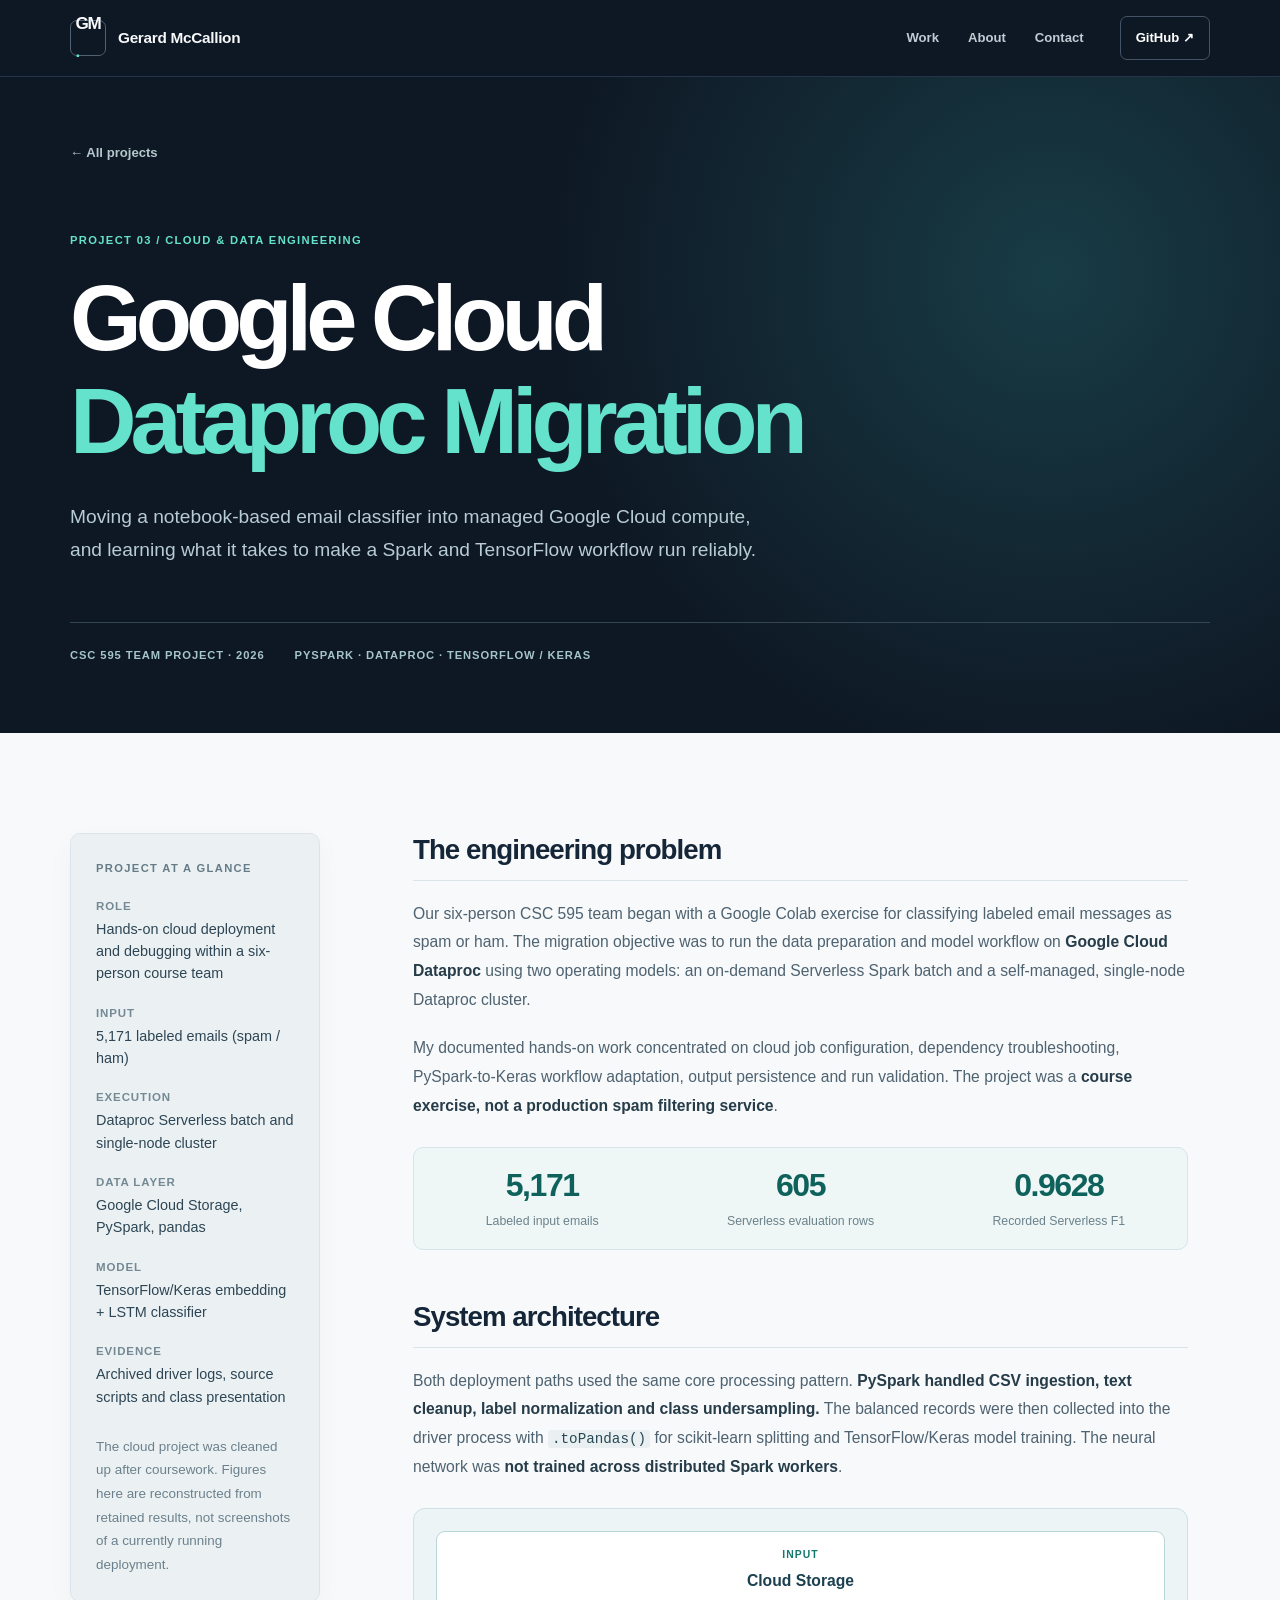
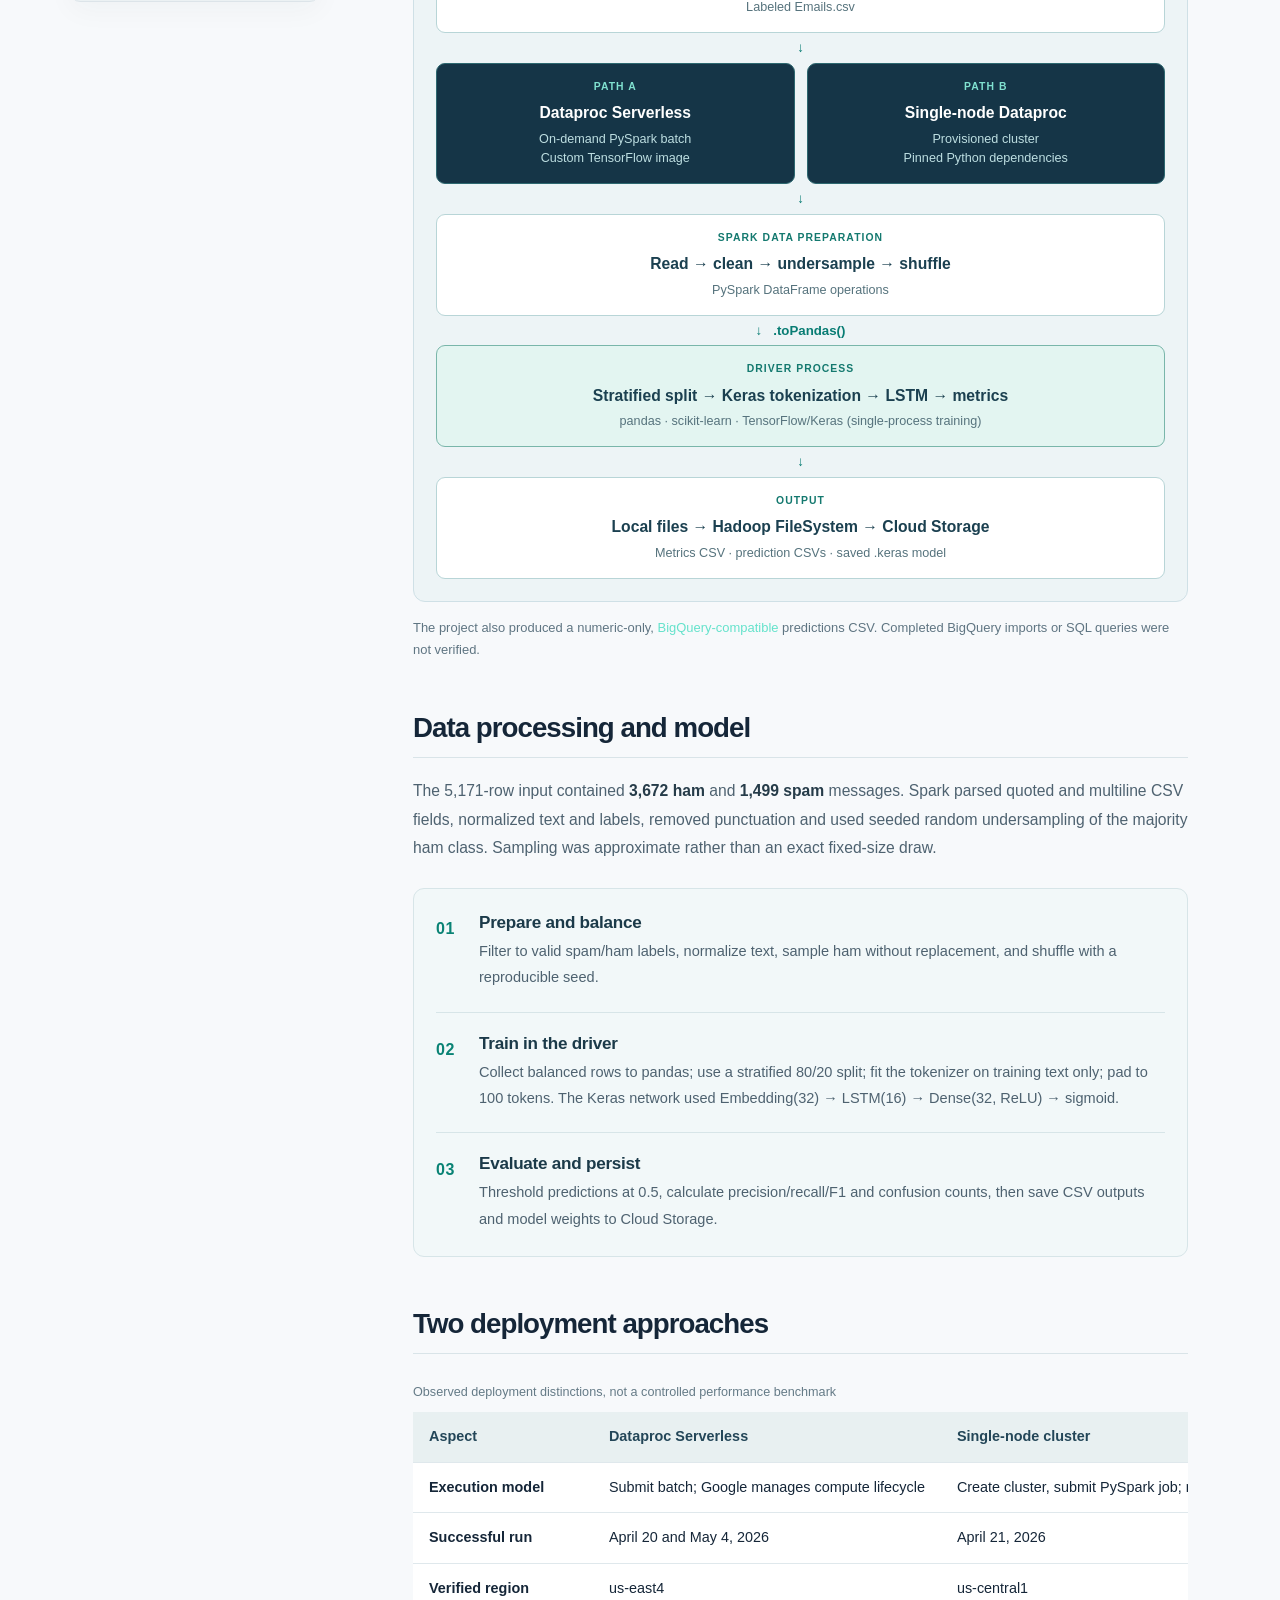
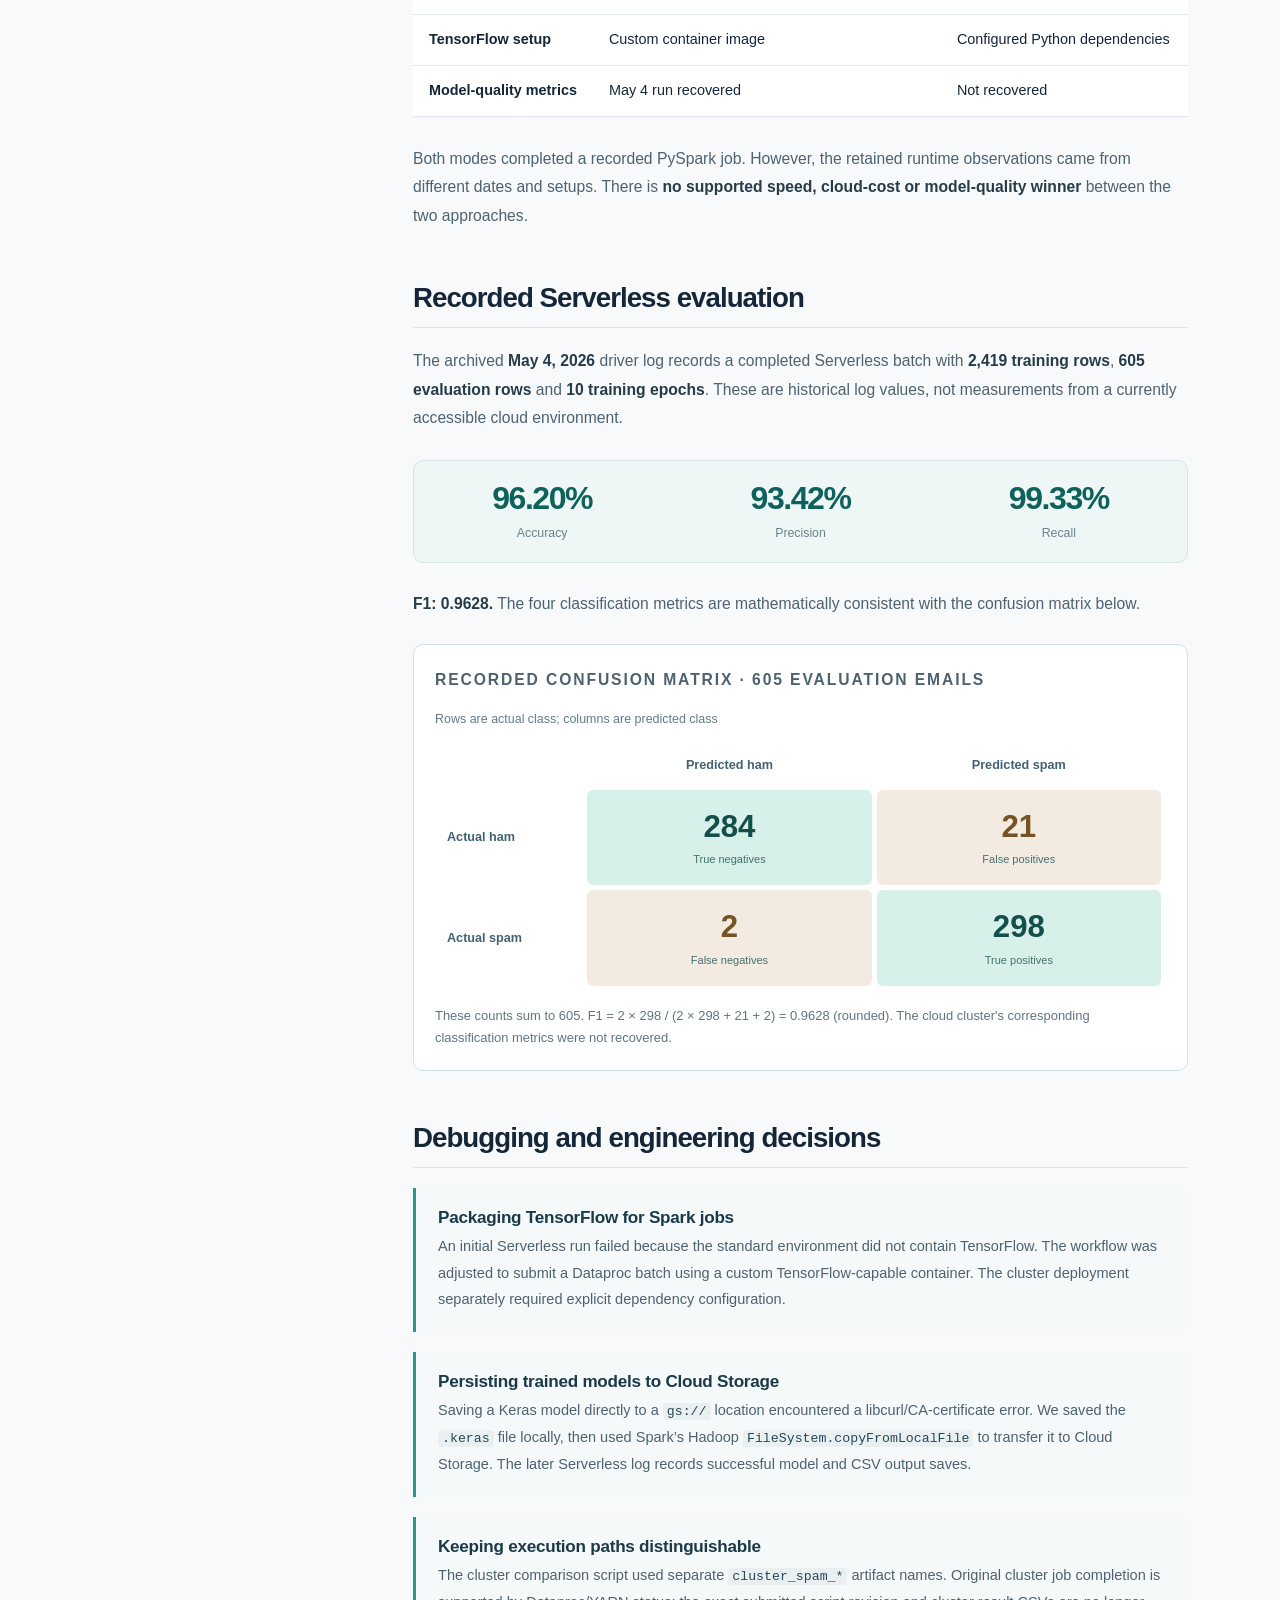
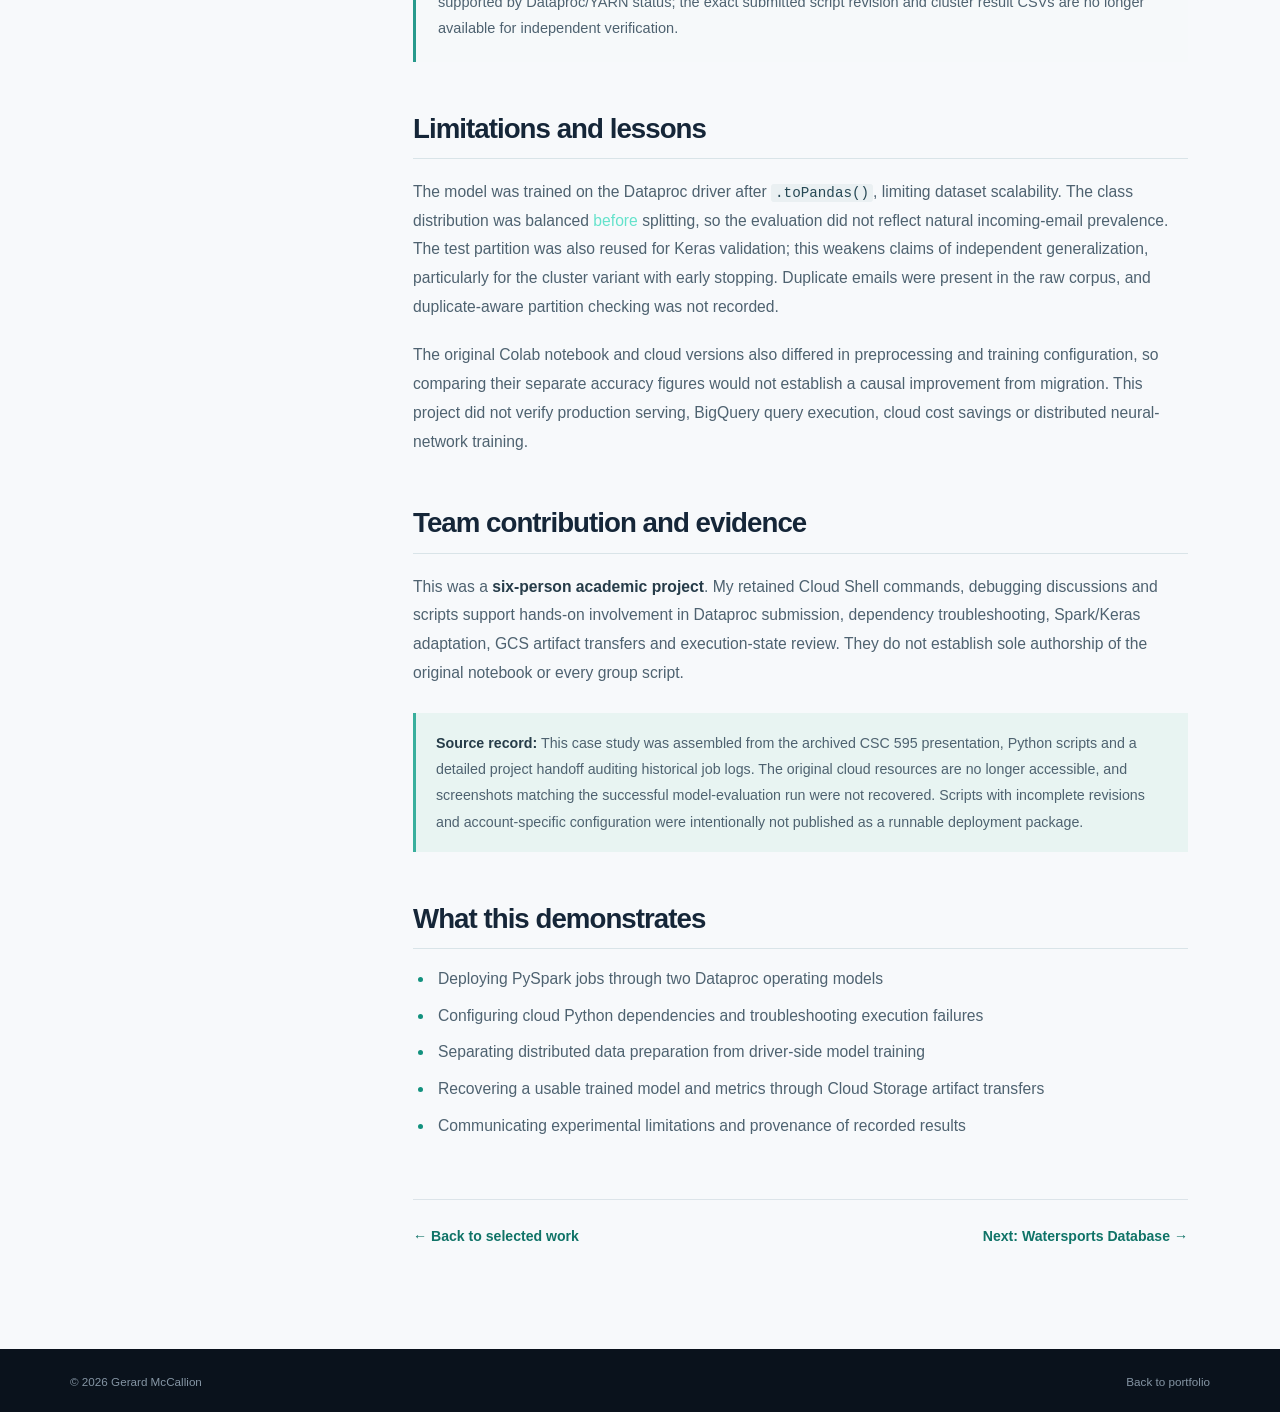
<file: projects/cloud-dataproc.html>
<!doctype html>
<html lang="en"><head><meta charset="utf-8"><meta name="viewport" content="width=device-width, initial-scale=1"><meta name="theme-color" content="#0e1724"><meta name="description" content="Case study: a six-person CSC 595 email spam classification workload migrated from Colab to Dataproc Serverless and a single-node cluster, with verified historical Serverless metrics."><title>Google Cloud Dataproc Migration | Gerard McCallion</title><link rel="icon" type="image/svg+xml" href="../assets/favicon.svg"><link rel="stylesheet" href="../assets/styles.css"><script src="../assets/main.js" defer></script></head>
<body class="case-study-page"><a class="skip-link" href="#main">Skip to main content</a><header class="site-header"><div class="wrap nav-inner"><a class="brand" href="../index.html"><span class="brand-mark">GM<span class="brand-dot">.</span></span><span>Gerard McCallion</span></a><nav class="primary-nav" aria-label="Main navigation"><a href="../index.html#work">Work</a><a href="../index.html#about">About</a><a href="../index.html#contact">Contact</a></nav><a class="header-github" href="https://github.com/Arpoaxis" target="_blank" rel="noopener noreferrer">GitHub ↗</a></div></header>
<main id="main"><section class="case-hero"><div class="wrap"><a class="back-link" href="../index.html#work">← All projects</a><p class="kicker kicker-light">PROJECT 03 / CLOUD & DATA ENGINEERING</p><h1>Google Cloud<br><em>Dataproc Migration</em></h1><p class="case-lede">Moving a notebook-based email classifier into managed Google Cloud compute, and learning what it takes to make a Spark and TensorFlow workflow run reliably.</p><div class="case-header-meta"><span>CSC 595 TEAM PROJECT · 2026</span><span>PYSPARK · DATAPROC · TENSORFLOW / KERAS</span></div></div></section>
<section class="section case-body"><div class="wrap case-layout"><aside class="case-aside"><p class="mini-label">PROJECT AT A GLANCE</p><dl>
<dt>Role</dt><dd>Hands-on cloud deployment and debugging within a six-person course team</dd>
<dt>Input</dt><dd>5,171 labeled emails (spam / ham)</dd>
<dt>Execution</dt><dd>Dataproc Serverless batch and single-node cluster</dd>
<dt>Data layer</dt><dd>Google Cloud Storage, PySpark, pandas</dd>
<dt>Model</dt><dd>TensorFlow/Keras embedding + LSTM classifier</dd>
<dt>Evidence</dt><dd>Archived driver logs, source scripts and class presentation</dd>
</dl><p class="aside-note">The cloud project was cleaned up after coursework. Figures here are reconstructed from retained results, not screenshots of a currently running deployment.</p></aside>
<div class="case-content">
<h2>The engineering problem</h2>
<p>Our six-person CSC 595 team began with a Google Colab exercise for classifying labeled email messages as spam or ham. The migration objective was to run the data preparation and model workflow on <strong>Google Cloud Dataproc</strong> using two operating models: an on-demand Serverless Spark batch and a self-managed, single-node Dataproc cluster.</p>
<p>My documented hands-on work concentrated on cloud job configuration, dependency troubleshooting, PySpark-to-Keras workflow adaptation, output persistence and run validation. The project was a <strong>course exercise, not a production spam filtering service</strong>.</p>

<div class="stat-strip" aria-label="Dataset and recorded Serverless evaluation">
<div><strong>5,171</strong><span>Labeled input emails</span></div>
<div><strong>605</strong><span>Serverless evaluation rows</span></div>
<div><strong>0.9628</strong><span>Recorded Serverless F1</span></div></div>

<h2>System architecture</h2>
<p>Both deployment paths used the same core processing pattern. <strong>PySpark handled CSV ingestion, text cleanup, label normalization and class undersampling.</strong> The balanced records were then collected into the driver process with <code>.toPandas()</code> for scikit-learn splitting and TensorFlow/Keras model training. The neural network was <strong>not trained across distributed Spark workers</strong>.</p>
<div class="cloud-pipeline" aria-label="Cloud architecture: Google Cloud Storage input feeds either a Dataproc Serverless batch or a single-node cluster. Both perform Spark preprocessing, then collect data to the driver for pandas and Keras training. Results are saved locally and copied to Cloud Storage.">
<div class="cloud-stage"><span class="cloud-stage-tag">INPUT</span><strong>Cloud Storage</strong><small>Labeled Emails.csv</small></div>
<div class="cloud-arrow" aria-hidden="true">↓</div>
<div class="cloud-branches"><div class="cloud-stage"><span class="cloud-stage-tag">PATH A</span><strong>Dataproc Serverless</strong><small>On-demand PySpark batch<br>Custom TensorFlow image</small></div><div class="cloud-stage"><span class="cloud-stage-tag">PATH B</span><strong>Single-node Dataproc</strong><small>Provisioned cluster<br>Pinned Python dependencies</small></div></div>
<div class="cloud-arrow" aria-hidden="true">↓</div>
<div class="cloud-stage"><span class="cloud-stage-tag">SPARK DATA PREPARATION</span><strong>Read → clean → undersample → shuffle</strong><small>PySpark DataFrame operations</small></div>
<div class="cloud-arrow" aria-hidden="true">↓ &nbsp; .toPandas()</div>
<div class="cloud-stage cloud-stage-driver"><span class="cloud-stage-tag">DRIVER PROCESS</span><strong>Stratified split → Keras tokenization → LSTM → metrics</strong><small>pandas · scikit-learn · TensorFlow/Keras (single-process training)</small></div>
<div class="cloud-arrow" aria-hidden="true">↓</div>
<div class="cloud-stage"><span class="cloud-stage-tag">OUTPUT</span><strong>Local files → Hadoop FileSystem → Cloud Storage</strong><small>Metrics CSV · prediction CSVs · saved .keras model</small></div></div>
<p class="case-gallery-note">The project also produced a numeric-only, <em>BigQuery-compatible</em> predictions CSV. Completed BigQuery imports or SQL queries were not verified.</p>

<h2>Data processing and model</h2>
<p>The 5,171-row input contained <strong>3,672 ham</strong> and <strong>1,499 spam</strong> messages. Spark parsed quoted and multiline CSV fields, normalized text and labels, removed punctuation and used seeded random undersampling of the majority ham class. Sampling was approximate rather than an exact fixed-size draw.</p>
<div class="workflow-panel" aria-label="Implementation sequence">
<div class="workflow-step"><span class="workflow-index">01</span><div><h3>Prepare and balance</h3><p>Filter to valid spam/ham labels, normalize text, sample ham without replacement, and shuffle with a reproducible seed.</p></div></div>
<div class="workflow-step"><span class="workflow-index">02</span><div><h3>Train in the driver</h3><p>Collect balanced rows to pandas; use a stratified 80/20 split; fit the tokenizer on training text only; pad to 100 tokens. The Keras network used Embedding(32) → LSTM(16) → Dense(32, ReLU) → sigmoid.</p></div></div>
<div class="workflow-step"><span class="workflow-index">03</span><div><h3>Evaluate and persist</h3><p>Threshold predictions at 0.5, calculate precision/recall/F1 and confusion counts, then save CSV outputs and model weights to Cloud Storage.</p></div></div></div>

<h2>Two deployment approaches</h2>
<div class="simple-table-wrap"><table><caption>Observed deployment distinctions, not a controlled performance benchmark</caption><thead><tr><th scope="col">Aspect</th><th scope="col">Dataproc Serverless</th><th scope="col">Single-node cluster</th></tr></thead><tbody>
<tr><th scope="row">Execution model</th><td>Submit batch; Google manages compute lifecycle</td><td>Create cluster, submit PySpark job; manual lifecycle</td></tr>
<tr><th scope="row">Successful run</th><td>April 20 and May 4, 2026</td><td>April 21, 2026</td></tr>
<tr><th scope="row">Verified region</th><td>us-east4</td><td>us-central1</td></tr>
<tr><th scope="row">TensorFlow setup</th><td>Custom container image</td><td>Configured Python dependencies</td></tr>
<tr><th scope="row">Model-quality metrics</th><td>May 4 run recovered</td><td>Not recovered</td></tr>
</tbody></table></div>
<p>Both modes completed a recorded PySpark job. However, the retained runtime observations came from different dates and setups. There is <strong>no supported speed, cloud-cost or model-quality winner</strong> between the two approaches.</p>

<h2 id="results">Recorded Serverless evaluation</h2>
<p>The archived <strong>May 4, 2026</strong> driver log records a completed Serverless batch with <strong>2,419 training rows</strong>, <strong>605 evaluation rows</strong> and <strong>10 training epochs</strong>. These are historical log values, not measurements from a currently accessible cloud environment.</p>
<div class="stat-strip" aria-label="May 4 Serverless model classification results">
<div><strong>96.20%</strong><span>Accuracy</span></div><div><strong>93.42%</strong><span>Precision</span></div><div><strong>99.33%</strong><span>Recall</span></div></div>
<p><strong>F1: 0.9628.</strong> The four classification metrics are mathematically consistent with the confusion matrix below.</p>
<div class="confusion-panel"><div><p class="mini-label">RECORDED CONFUSION MATRIX · 605 EVALUATION EMAILS</p><table class="confusion-table"><caption>Rows are actual class; columns are predicted class</caption><thead><tr><th scope="col"></th><th scope="col">Predicted ham</th><th scope="col">Predicted spam</th></tr></thead><tbody><tr><th scope="row">Actual ham</th><td class="cm-correct"><strong>284</strong><span>True negatives</span></td><td class="cm-error"><strong>21</strong><span>False positives</span></td></tr><tr><th scope="row">Actual spam</th><td class="cm-error"><strong>2</strong><span>False negatives</span></td><td class="cm-correct"><strong>298</strong><span>True positives</span></td></tr></tbody></table></div><p class="case-gallery-note">These counts sum to 605. F1 = 2 × 298 / (2 × 298 + 21 + 2) = 0.9628 (rounded). The cloud cluster's corresponding classification metrics were not recovered.</p></div>

<h2>Debugging and engineering decisions</h2>
<div class="decision-block"><h3>Packaging TensorFlow for Spark jobs</h3><p>An initial Serverless run failed because the standard environment did not contain TensorFlow. The workflow was adjusted to submit a Dataproc batch using a custom TensorFlow-capable container. The cluster deployment separately required explicit dependency configuration.</p></div>
<div class="decision-block"><h3>Persisting trained models to Cloud Storage</h3><p>Saving a Keras model directly to a <code>gs://</code> location encountered a libcurl/CA-certificate error. We saved the <code>.keras</code> file locally, then used Spark’s Hadoop <code>FileSystem.copyFromLocalFile</code> to transfer it to Cloud Storage. The later Serverless log records successful model and CSV output saves.</p></div>
<div class="decision-block"><h3>Keeping execution paths distinguishable</h3><p>The cluster comparison script used separate <code>cluster_spam_*</code> artifact names. Original cluster job completion is supported by Dataproc/YARN status; the exact submitted script revision and cluster result CSVs are no longer available for independent verification.</p></div>

<h2>Limitations and lessons</h2>
<p>The model was trained on the Dataproc driver after <code>.toPandas()</code>, limiting dataset scalability. The class distribution was balanced <em>before</em> splitting, so the evaluation did not reflect natural incoming-email prevalence. The test partition was also reused for Keras validation; this weakens claims of independent generalization, particularly for the cluster variant with early stopping. Duplicate emails were present in the raw corpus, and duplicate-aware partition checking was not recorded.</p>
<p>The original Colab notebook and cloud versions also differed in preprocessing and training configuration, so comparing their separate accuracy figures would not establish a causal improvement from migration. This project did not verify production serving, BigQuery query execution, cloud cost savings or distributed neural-network training.</p>

<h2>Team contribution and evidence</h2>
<p>This was a <strong>six-person academic project</strong>. My retained Cloud Shell commands, debugging discussions and scripts support hands-on involvement in Dataproc submission, dependency troubleshooting, Spark/Keras adaptation, GCS artifact transfers and execution-state review. They do not establish sole authorship of the original notebook or every group script.</p>
<p class="editorial-note"><strong>Source record:</strong> This case study was assembled from the archived CSC 595 presentation, Python scripts and a detailed project handoff auditing historical job logs. The original cloud resources are no longer accessible, and screenshots matching the successful model-evaluation run were not recovered. Scripts with incomplete revisions and account-specific configuration were intentionally not published as a runnable deployment package.</p>
<h2>What this demonstrates</h2><ul class="check-list"><li>Deploying PySpark jobs through two Dataproc operating models</li><li>Configuring cloud Python dependencies and troubleshooting execution failures</li><li>Separating distributed data preparation from driver-side model training</li><li>Recovering a usable trained model and metrics through Cloud Storage artifact transfers</li><li>Communicating experimental limitations and provenance of recorded results</li></ul>
<div class="case-bottom"><a href="../index.html#work" class="text-link">← Back to selected work</a><a href="watersports-database.html" class="text-link">Next: Watersports Database →</a></div>
</div></div></section></main><footer class="site-footer"><div class="wrap footer-inner"><span>© <span data-year>2026</span> Gerard McCallion</span><a href="../index.html">Back to portfolio</a></div></footer></body></html>
</file>
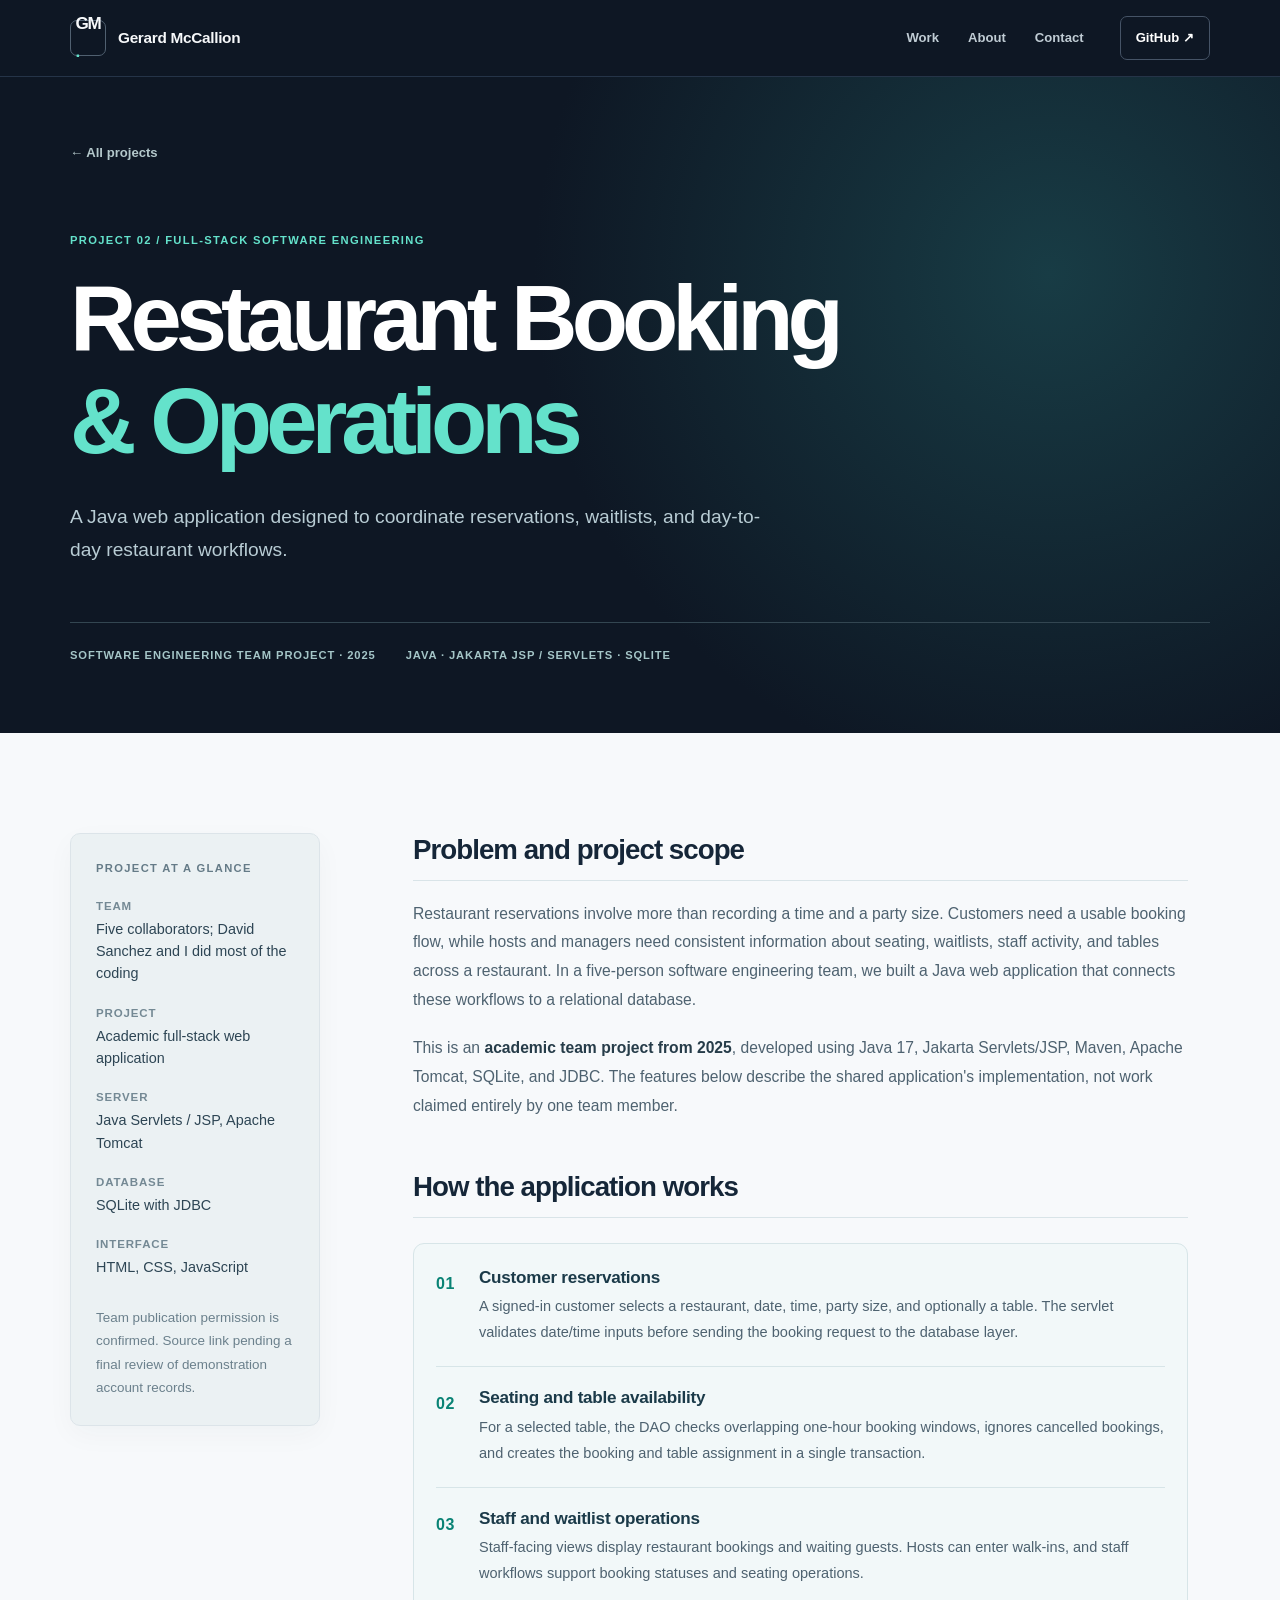
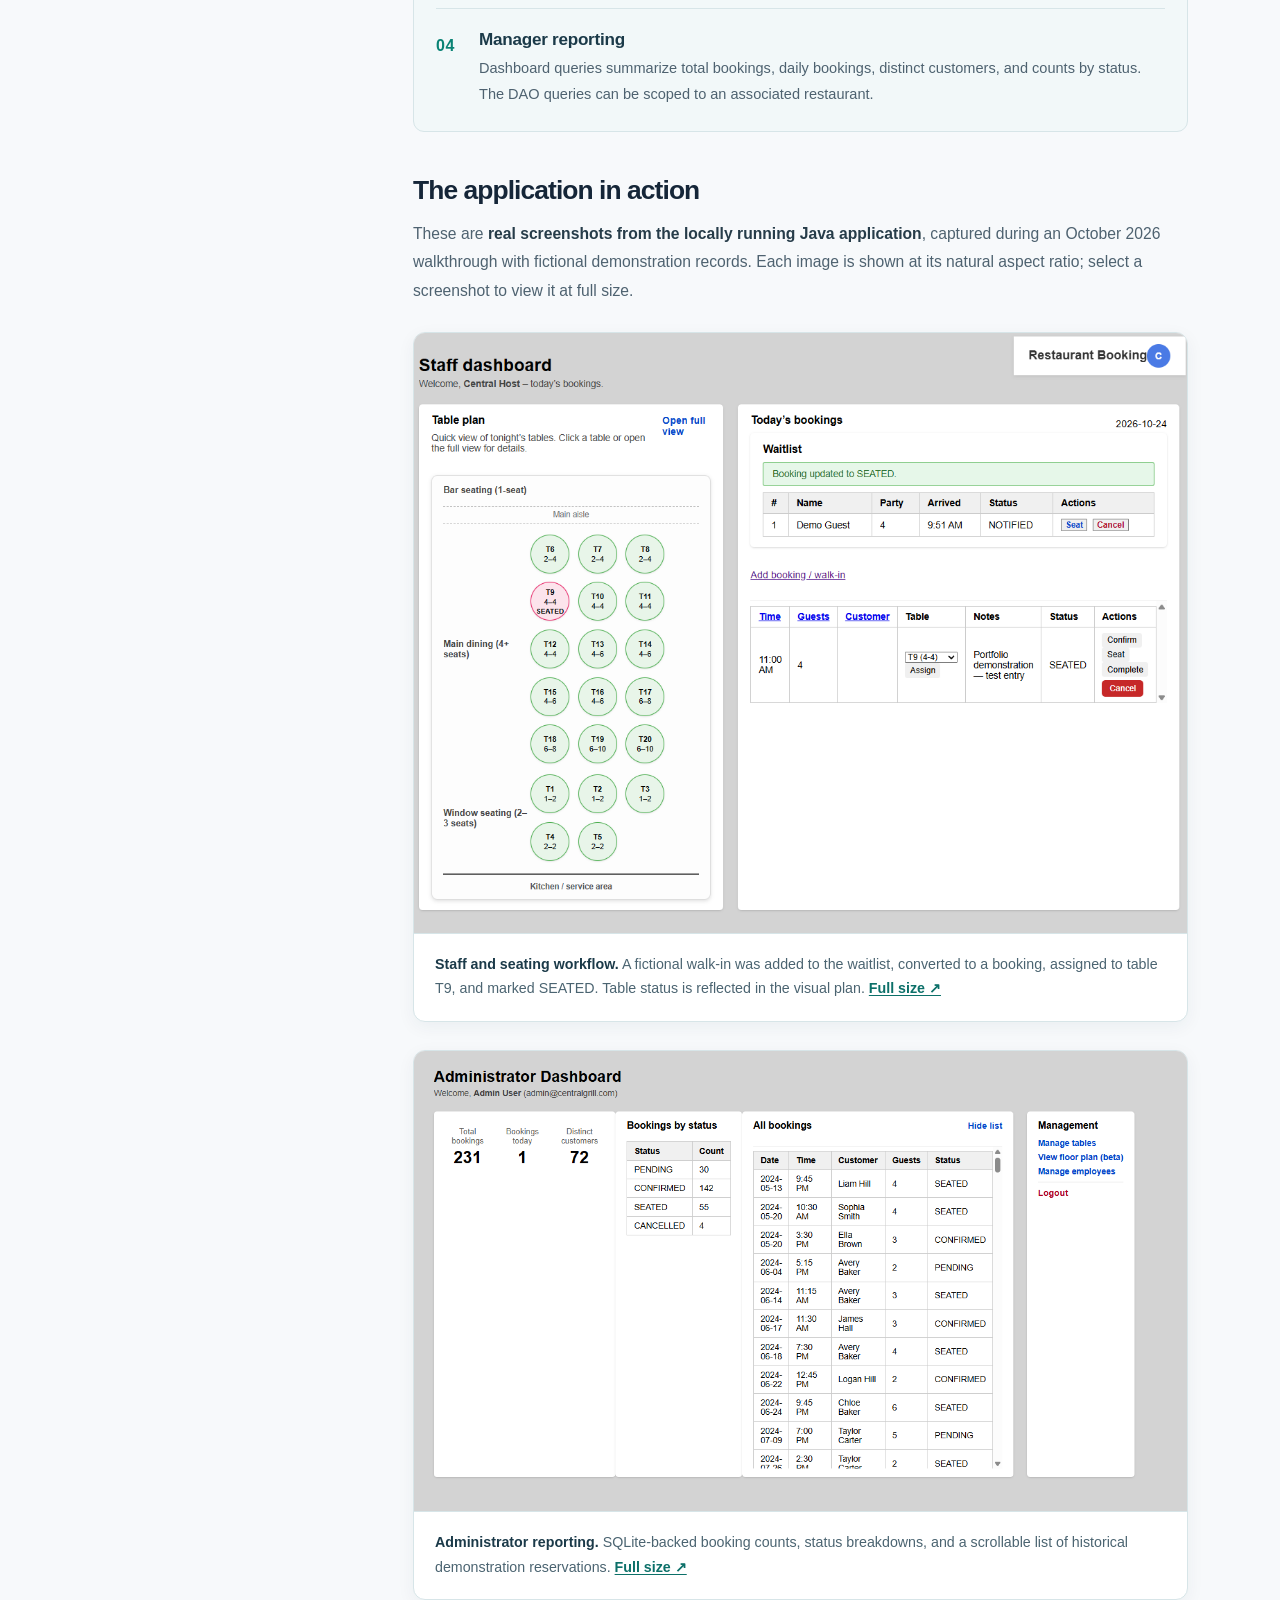
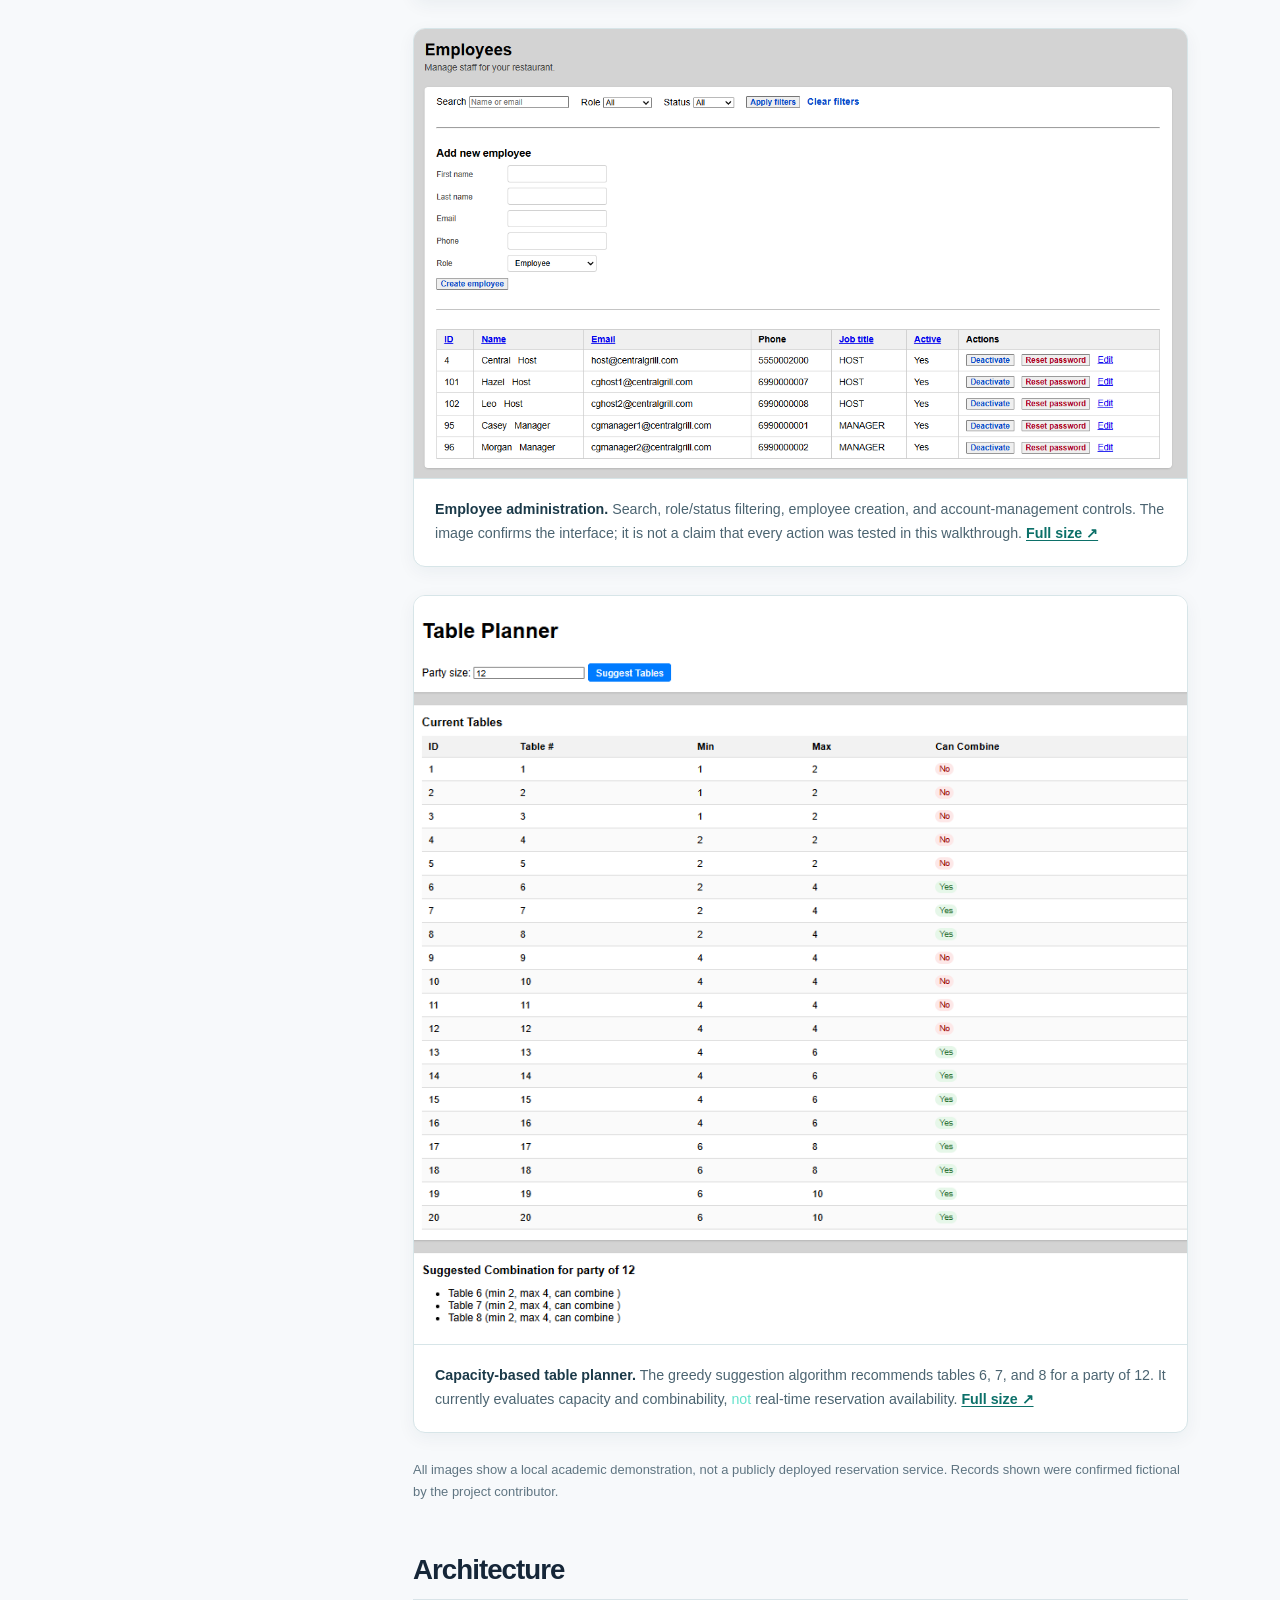
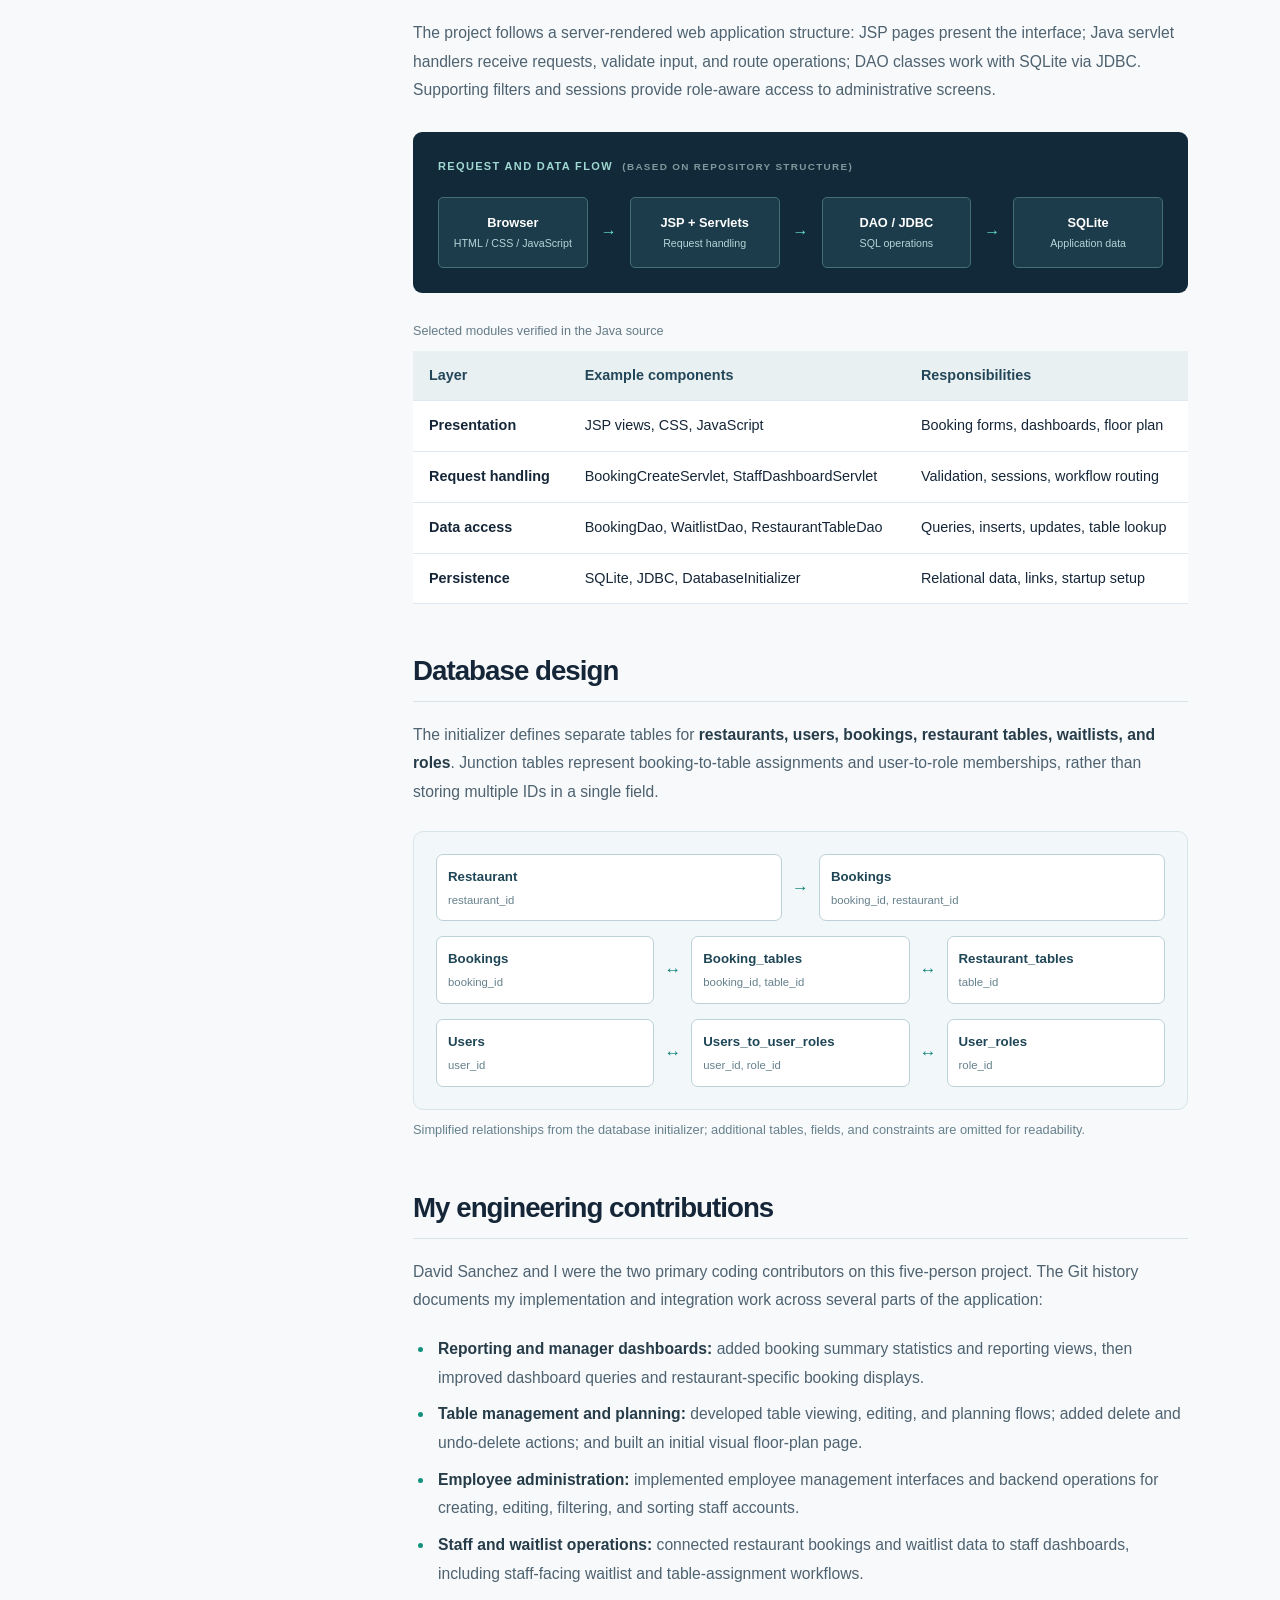
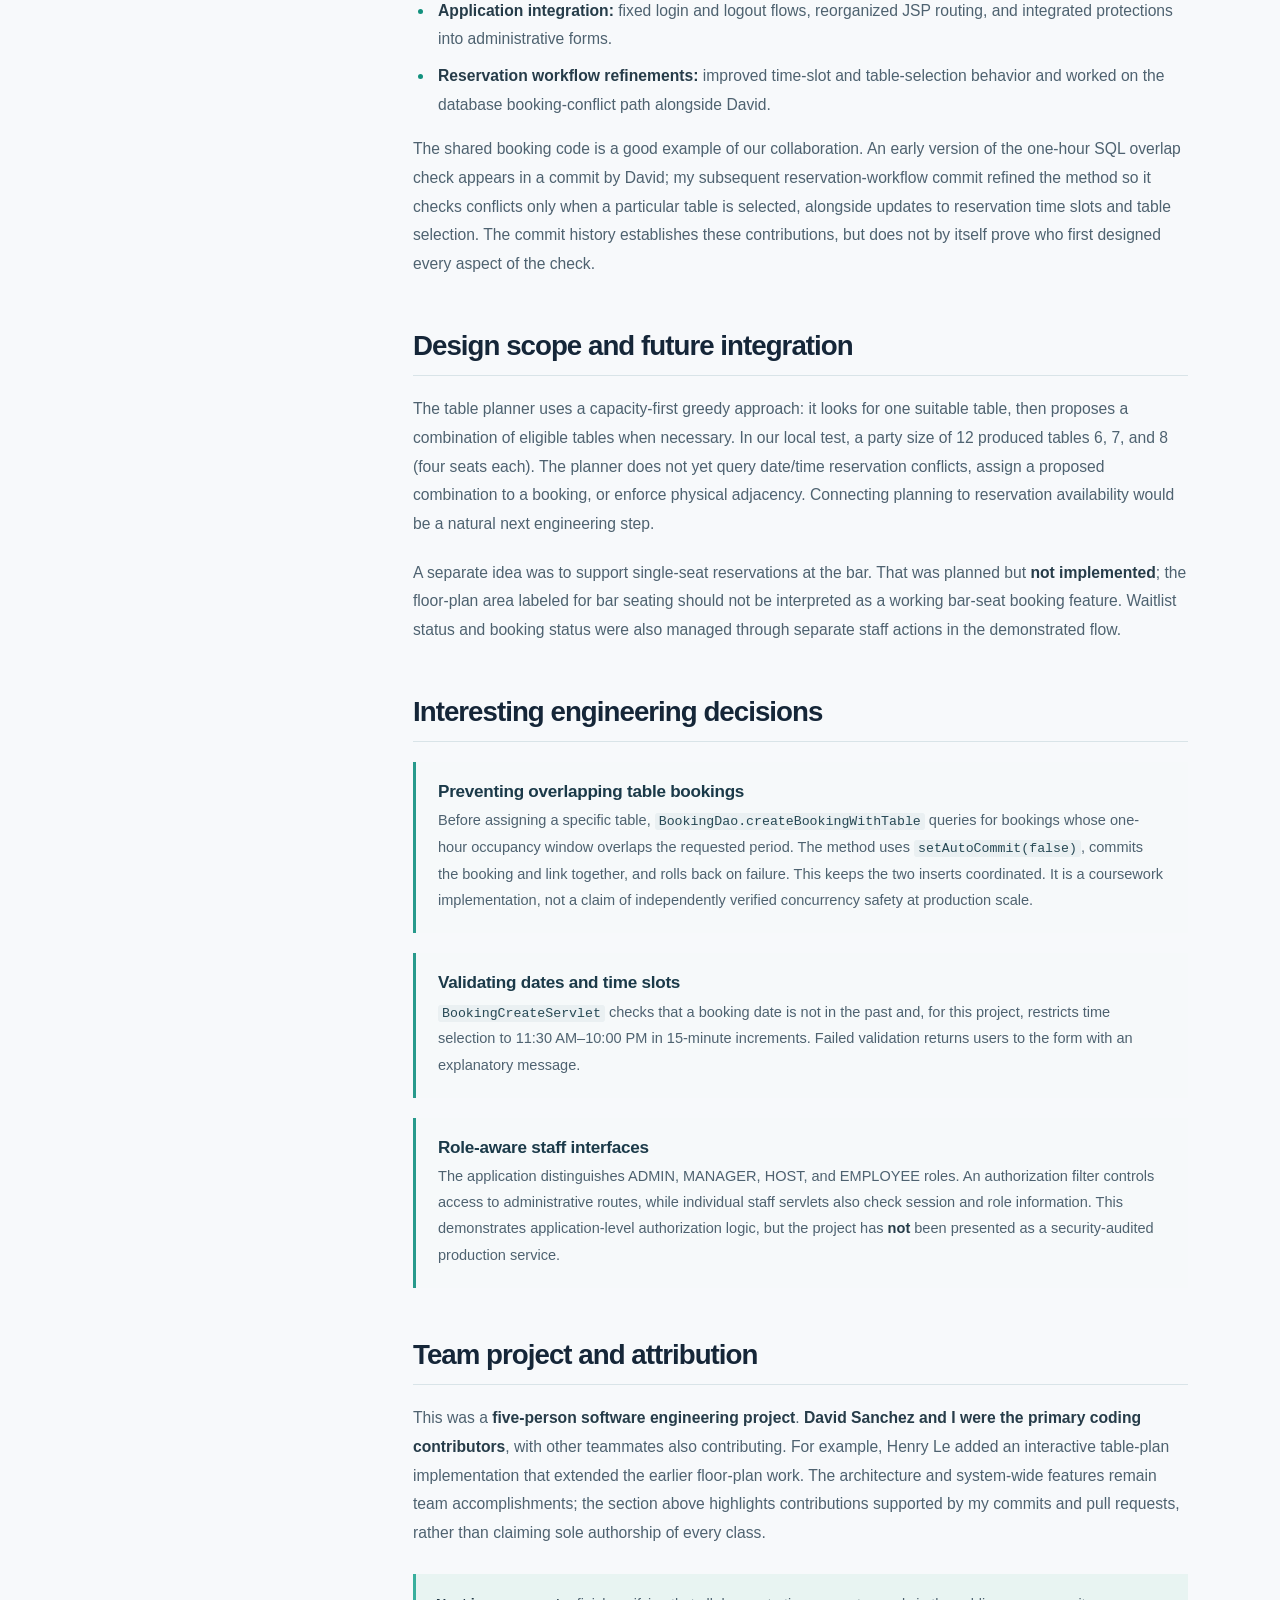
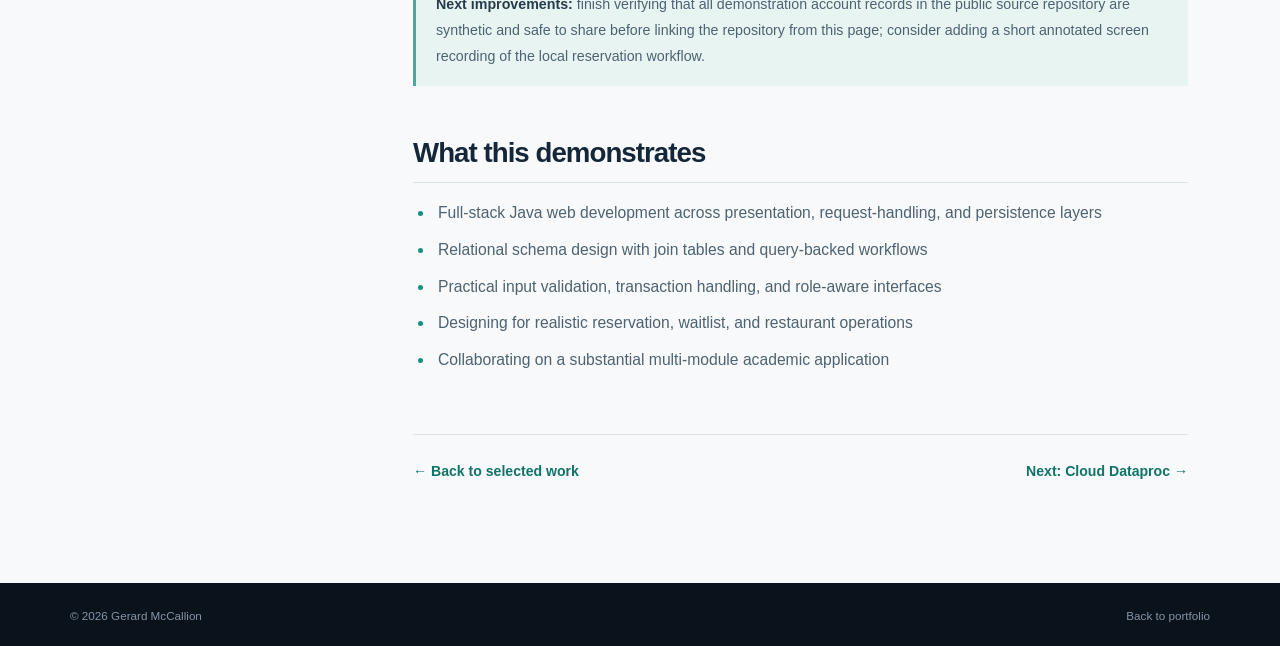
<file: projects/restaurant-booking.html>
<!doctype html><html lang="en"><head><meta charset="utf-8"><meta name="viewport" content="width=device-width, initial-scale=1"><meta name="theme-color" content="#0e1724"><meta name="description" content="Restaurant Booking and Operations Web Application, a five-person Java software engineering team project."><title>Restaurant Booking System | Gerard McCallion</title><link rel="icon" type="image/svg+xml" href="../assets/favicon.svg"><link rel="stylesheet" href="../assets/styles.css"><script src="../assets/main.js" defer></script></head><body class="case-study-page"><a href="#main" class="skip-link">Skip to main content</a><header class="site-header"><div class="wrap nav-inner"><a class="brand" href="../index.html"><span class="brand-mark">GM<span class="brand-dot">.</span></span><span>Gerard McCallion</span></a><nav class="primary-nav" aria-label="Main navigation"><a href="../index.html#work">Work</a><a href="../index.html#about">About</a><a href="../index.html#contact">Contact</a></nav><a class="header-github" href="https://github.com/Arpoaxis" target="_blank" rel="noopener noreferrer">GitHub ↗</a></div></header><main id="main"><section class="case-hero"><div class="wrap"><a class="back-link" href="../index.html#work">← All projects</a><p class="kicker kicker-light">PROJECT 02 / FULL-STACK SOFTWARE ENGINEERING</p><h1>Restaurant Booking<br><em>&amp; Operations</em></h1><p class="case-lede">A Java web application designed to coordinate reservations, waitlists, and day-to-day restaurant workflows.</p><div class="case-header-meta"><span>SOFTWARE ENGINEERING TEAM PROJECT · 2025</span><span>JAVA · JAKARTA JSP / SERVLETS · SQLITE</span></div></div></section><section class="section case-body"><div class="wrap case-layout"><aside class="case-aside"><p class="mini-label">PROJECT AT A GLANCE</p><dl><dt>Team</dt><dd>Five collaborators; David Sanchez and I did most of the coding</dd><dt>Project</dt><dd>Academic full-stack web application</dd><dt>Server</dt><dd>Java Servlets / JSP, Apache Tomcat</dd><dt>Database</dt><dd>SQLite with JDBC</dd><dt>Interface</dt><dd>HTML, CSS, JavaScript</dd></dl><p class="aside-note">Team publication permission is confirmed. Source link pending a final review of demonstration account records.</p></aside><div class="case-content">
<h2>Problem and project scope</h2>
<p>Restaurant reservations involve more than recording a time and a party size. Customers need a usable booking flow, while hosts and managers need consistent information about seating, waitlists, staff activity, and tables across a restaurant. In a five-person software engineering team, we built a Java web application that connects these workflows to a relational database.</p>
<p>This is an <strong>academic team project from 2025</strong>, developed using Java 17, Jakarta Servlets/JSP, Maven, Apache Tomcat, SQLite, and JDBC. The features below describe the shared application's implementation, not work claimed entirely by one team member.</p>
<h2>How the application works</h2>
<div class="workflow-panel" aria-label="Four major workflow groups">
  <div class="workflow-step"><span class="workflow-index">01</span><div><h3>Customer reservations</h3><p>A signed-in customer selects a restaurant, date, time, party size, and optionally a table. The servlet validates date/time inputs before sending the booking request to the database layer.</p></div></div>
  <div class="workflow-step"><span class="workflow-index">02</span><div><h3>Seating and table availability</h3><p>For a selected table, the DAO checks overlapping one-hour booking windows, ignores cancelled bookings, and creates the booking and table assignment in a single transaction.</p></div></div>
  <div class="workflow-step"><span class="workflow-index">03</span><div><h3>Staff and waitlist operations</h3><p>Staff-facing views display restaurant bookings and waiting guests. Hosts can enter walk-ins, and staff workflows support booking statuses and seating operations.</p></div></div>
  <div class="workflow-step"><span class="workflow-index">04</span><div><h3>Manager reporting</h3><p>Dashboard queries summarize total bookings, daily bookings, distinct customers, and counts by status. The DAO queries can be scoped to an associated restaurant.</p></div></div>
</div>
<section class="case-screenshot-section" id="application-screenshots" aria-labelledby="screenshots-heading">
<h2 id="screenshots-heading">The application in action</h2>
<p>These are <strong>real screenshots from the locally running Java application</strong>, captured during an October 2026 walkthrough with fictional demonstration records. Each image is shown at its natural aspect ratio; select a screenshot to view it at full size.</p>
<div class="case-screenshot-grid">
<figure class="case-screenshot">
<a href="../assets/screenshots/staff-seated.png" target="_blank" rel="noopener noreferrer" aria-label="Open full-size staff dashboard screenshot">
<img src="../assets/screenshots/staff-seated.png" alt="Staff dashboard: a notified demonstration waitlist entry, confirmed booking updated to seated, and table T9 visibly marked SEATED on the dining-room plan." loading="lazy" width="1115" height="866">
</a>
<figcaption><strong>Staff and seating workflow.</strong> A fictional walk-in was added to the waitlist, converted to a booking, assigned to table T9, and marked SEATED. Table status is reflected in the visual plan. <a href="../assets/screenshots/staff-seated.png" target="_blank" rel="noopener noreferrer">Full size ↗</a></figcaption>
</figure>
<figure class="case-screenshot">
<a href="../assets/screenshots/admin-bookings.png" target="_blank" rel="noopener noreferrer" aria-label="Open full-size administrator reporting screenshot">
<img src="../assets/screenshots/admin-bookings.png" alt="Administrator dashboard showing total bookings, bookings today, unique customer count, status summary, and a scrollable historical reservation list." loading="lazy" width="1251" height="746">
</a>
<figcaption><strong>Administrator reporting.</strong> SQLite-backed booking counts, status breakdowns, and a scrollable list of historical demonstration reservations. <a href="../assets/screenshots/admin-bookings.png" target="_blank" rel="noopener noreferrer">Full size ↗</a></figcaption>
</figure>
<figure class="case-screenshot">
<a href="../assets/screenshots/employee-management.png" target="_blank" rel="noopener noreferrer" aria-label="Open full-size employee management screenshot">
<img src="../assets/screenshots/employee-management.png" alt="Employee management page with name search, role and status filters, create-employee form, and account management controls using fictional staff records." loading="lazy" width="1173" height="682">
</a>
<figcaption><strong>Employee administration.</strong> Search, role/status filtering, employee creation, and account-management controls. The image confirms the interface; it is not a claim that every action was tested in this walkthrough. <a href="../assets/screenshots/employee-management.png" target="_blank" rel="noopener noreferrer">Full size ↗</a></figcaption>
</figure>
<figure class="case-screenshot">
<a href="../assets/screenshots/table-planner.png" target="_blank" rel="noopener noreferrer" aria-label="Open full-size table planner screenshot">
<img src="../assets/screenshots/table-planner.png" alt="Table planner with party size 12, capacity information for restaurant tables, and a suggestion combining tables 6, 7, and 8, each seating up to four guests." loading="lazy" width="884" height="856">
</a>
<figcaption><strong>Capacity-based table planner.</strong> The greedy suggestion algorithm recommends tables 6, 7, and 8 for a party of 12. It currently evaluates capacity and combinability, <em>not</em> real-time reservation availability. <a href="../assets/screenshots/table-planner.png" target="_blank" rel="noopener noreferrer">Full size ↗</a></figcaption>
</figure>
</div>
<p class="case-gallery-note">All images show a local academic demonstration, not a publicly deployed reservation service. Records shown were confirmed fictional by the project contributor.</p>
</section>
<h2>Architecture</h2>
<p>The project follows a server-rendered web application structure: JSP pages present the interface; Java servlet handlers receive requests, validate input, and route operations; DAO classes work with SQLite via JDBC. Supporting filters and sessions provide role-aware access to administrative screens.</p>
<div class="architecture"><div class="architecture-title">REQUEST AND DATA FLOW <small>(BASED ON REPOSITORY STRUCTURE)</small></div><div class="arch-row"><span>Browser<br><small>HTML / CSS / JavaScript</small></span><b>→</b><span>JSP + Servlets<br><small>Request handling</small></span><b>→</b><span>DAO / JDBC<br><small>SQL operations</small></span><b>→</b><span>SQLite<br><small>Application data</small></span></div></div>
<div class="simple-table-wrap"><table><caption>Selected modules verified in the Java source</caption><thead><tr><th scope="col">Layer</th><th scope="col">Example components</th><th scope="col">Responsibilities</th></tr></thead><tbody>
<tr><th scope="row">Presentation</th><td>JSP views, CSS, JavaScript</td><td>Booking forms, dashboards, floor plan</td></tr>
<tr><th scope="row">Request handling</th><td>BookingCreateServlet, StaffDashboardServlet</td><td>Validation, sessions, workflow routing</td></tr>
<tr><th scope="row">Data access</th><td>BookingDao, WaitlistDao, RestaurantTableDao</td><td>Queries, inserts, updates, table lookup</td></tr>
<tr><th scope="row">Persistence</th><td>SQLite, JDBC, DatabaseInitializer</td><td>Relational data, links, startup setup</td></tr>
</tbody></table></div>
<h2>Database design</h2>
<p>The initializer defines separate tables for <strong>restaurants, users, bookings, restaurant tables, waitlists, and roles</strong>. Junction tables represent booking-to-table assignments and user-to-role memberships, rather than storing multiple IDs in a single field.</p>
<div class="schema-panel" aria-label="Simplified relational relationships">
  <div class="schema-group"><div><strong>Restaurant</strong><span>restaurant_id</span></div><b aria-hidden="true">→</b><div><strong>Bookings</strong><span>booking_id, restaurant_id</span></div></div>
  <div class="schema-group"><div><strong>Bookings</strong><span>booking_id</span></div><b aria-hidden="true">↔</b><div><strong>Booking_tables</strong><span>booking_id, table_id</span></div><b aria-hidden="true">↔</b><div><strong>Restaurant_tables</strong><span>table_id</span></div></div>
  <div class="schema-group"><div><strong>Users</strong><span>user_id</span></div><b aria-hidden="true">↔</b><div><strong>Users_to_user_roles</strong><span>user_id, role_id</span></div><b aria-hidden="true">↔</b><div><strong>User_roles</strong><span>role_id</span></div></div>
</div>
<p class="schema-caption">Simplified relationships from the database initializer; additional tables, fields, and constraints are omitted for readability.</p>
<h2>My engineering contributions</h2>
<p>David Sanchez and I were the two primary coding contributors on this five-person project. The Git history documents my implementation and integration work across several parts of the application:</p>
<ul class="check-list">
<li><strong>Reporting and manager dashboards:</strong> added booking summary statistics and reporting views, then improved dashboard queries and restaurant-specific booking displays.</li>
<li><strong>Table management and planning:</strong> developed table viewing, editing, and planning flows; added delete and undo-delete actions; and built an initial visual floor-plan page.</li>
<li><strong>Employee administration:</strong> implemented employee management interfaces and backend operations for creating, editing, filtering, and sorting staff accounts.</li>
<li><strong>Staff and waitlist operations:</strong> connected restaurant bookings and waitlist data to staff dashboards, including staff-facing waitlist and table-assignment workflows.</li>
<li><strong>Application integration:</strong> fixed login and logout flows, reorganized JSP routing, and integrated protections into administrative forms.</li>
<li><strong>Reservation workflow refinements:</strong> improved time-slot and table-selection behavior and worked on the database booking-conflict path alongside David.</li>
</ul>
<p>The shared booking code is a good example of our collaboration. An early version of the one-hour SQL overlap check appears in a commit by David; my subsequent reservation-workflow commit refined the method so it checks conflicts only when a particular table is selected, alongside updates to reservation time slots and table selection. The commit history establishes these contributions, but does not by itself prove who first designed every aspect of the check.</p>
<h2>Design scope and future integration</h2>
<p>The table planner uses a capacity-first greedy approach: it looks for one suitable table, then proposes a combination of eligible tables when necessary. In our local test, a party size of 12 produced tables 6, 7, and 8 (four seats each). The planner does not yet query date/time reservation conflicts, assign a proposed combination to a booking, or enforce physical adjacency. Connecting planning to reservation availability would be a natural next engineering step.</p>
<p>A separate idea was to support single-seat reservations at the bar. That was planned but <strong>not implemented</strong>; the floor-plan area labeled for bar seating should not be interpreted as a working bar-seat booking feature. Waitlist status and booking status were also managed through separate staff actions in the demonstrated flow.</p>
<h2>Interesting engineering decisions</h2>
<div class="decision-block"><h3>Preventing overlapping table bookings</h3><p>Before assigning a specific table, <code>BookingDao.createBookingWithTable</code> queries for bookings whose one-hour occupancy window overlaps the requested period. The method uses <code>setAutoCommit(false)</code>, commits the booking and link together, and rolls back on failure. This keeps the two inserts coordinated. It is a coursework implementation, not a claim of independently verified concurrency safety at production scale.</p></div>
<div class="decision-block"><h3>Validating dates and time slots</h3><p><code>BookingCreateServlet</code> checks that a booking date is not in the past and, for this project, restricts time selection to 11:30 AM–10:00 PM in 15-minute increments. Failed validation returns users to the form with an explanatory message.</p></div>
<div class="decision-block"><h3>Role-aware staff interfaces</h3><p>The application distinguishes ADMIN, MANAGER, HOST, and EMPLOYEE roles. An authorization filter controls access to administrative routes, while individual staff servlets also check session and role information. This demonstrates application-level authorization logic, but the project has <strong>not</strong> been presented as a security-audited production service.</p></div>
<h2>Team project and attribution</h2>
<p>This was a <strong>five-person software engineering project</strong>. <strong>David Sanchez and I were the primary coding contributors</strong>, with other teammates also contributing. For example, Henry Le added an interactive table-plan implementation that extended the earlier floor-plan work. The architecture and system-wide features remain team accomplishments; the section above highlights contributions supported by my commits and pull requests, rather than claiming sole authorship of every class.</p>
<p class="editorial-note"><strong>Next improvements:</strong> finish verifying that all demonstration account records in the public source repository are synthetic and safe to share before linking the repository from this page; consider adding a short annotated screen recording of the local reservation workflow.</p>
<h2>What this demonstrates</h2>
<ul class="check-list"><li>Full-stack Java web development across presentation, request-handling, and persistence layers</li><li>Relational schema design with join tables and query-backed workflows</li><li>Practical input validation, transaction handling, and role-aware interfaces</li><li>Designing for realistic reservation, waitlist, and restaurant operations</li><li>Collaborating on a substantial multi-module academic application</li></ul>
<div class="case-bottom"><a href="../index.html#work" class="text-link">← Back to selected work</a><a href="cloud-dataproc.html" class="text-link">Next: Cloud Dataproc →</a></div>
</div></div></section></main><footer class="site-footer"><div class="wrap footer-inner"><span>© <span data-year>2026</span> Gerard McCallion</span><a href="../index.html">Back to portfolio</a></div></footer></body></html>
</file>
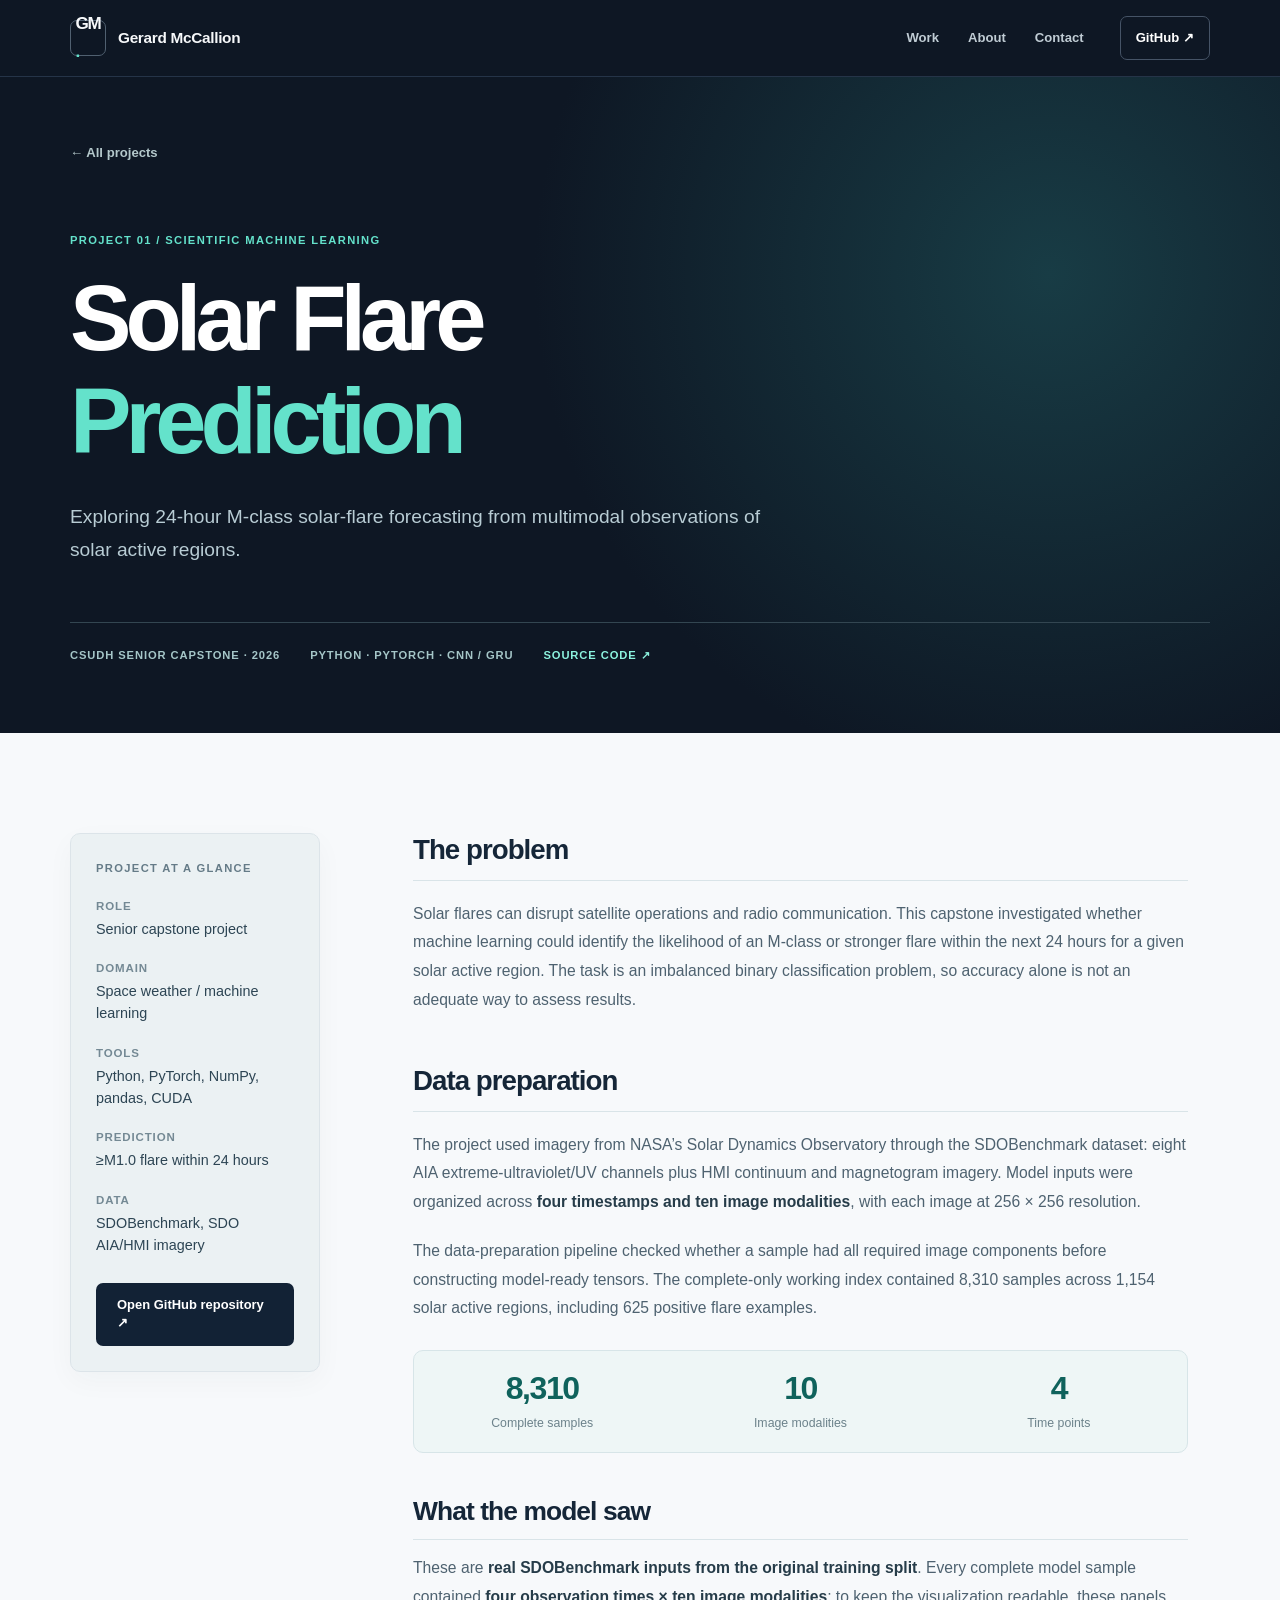
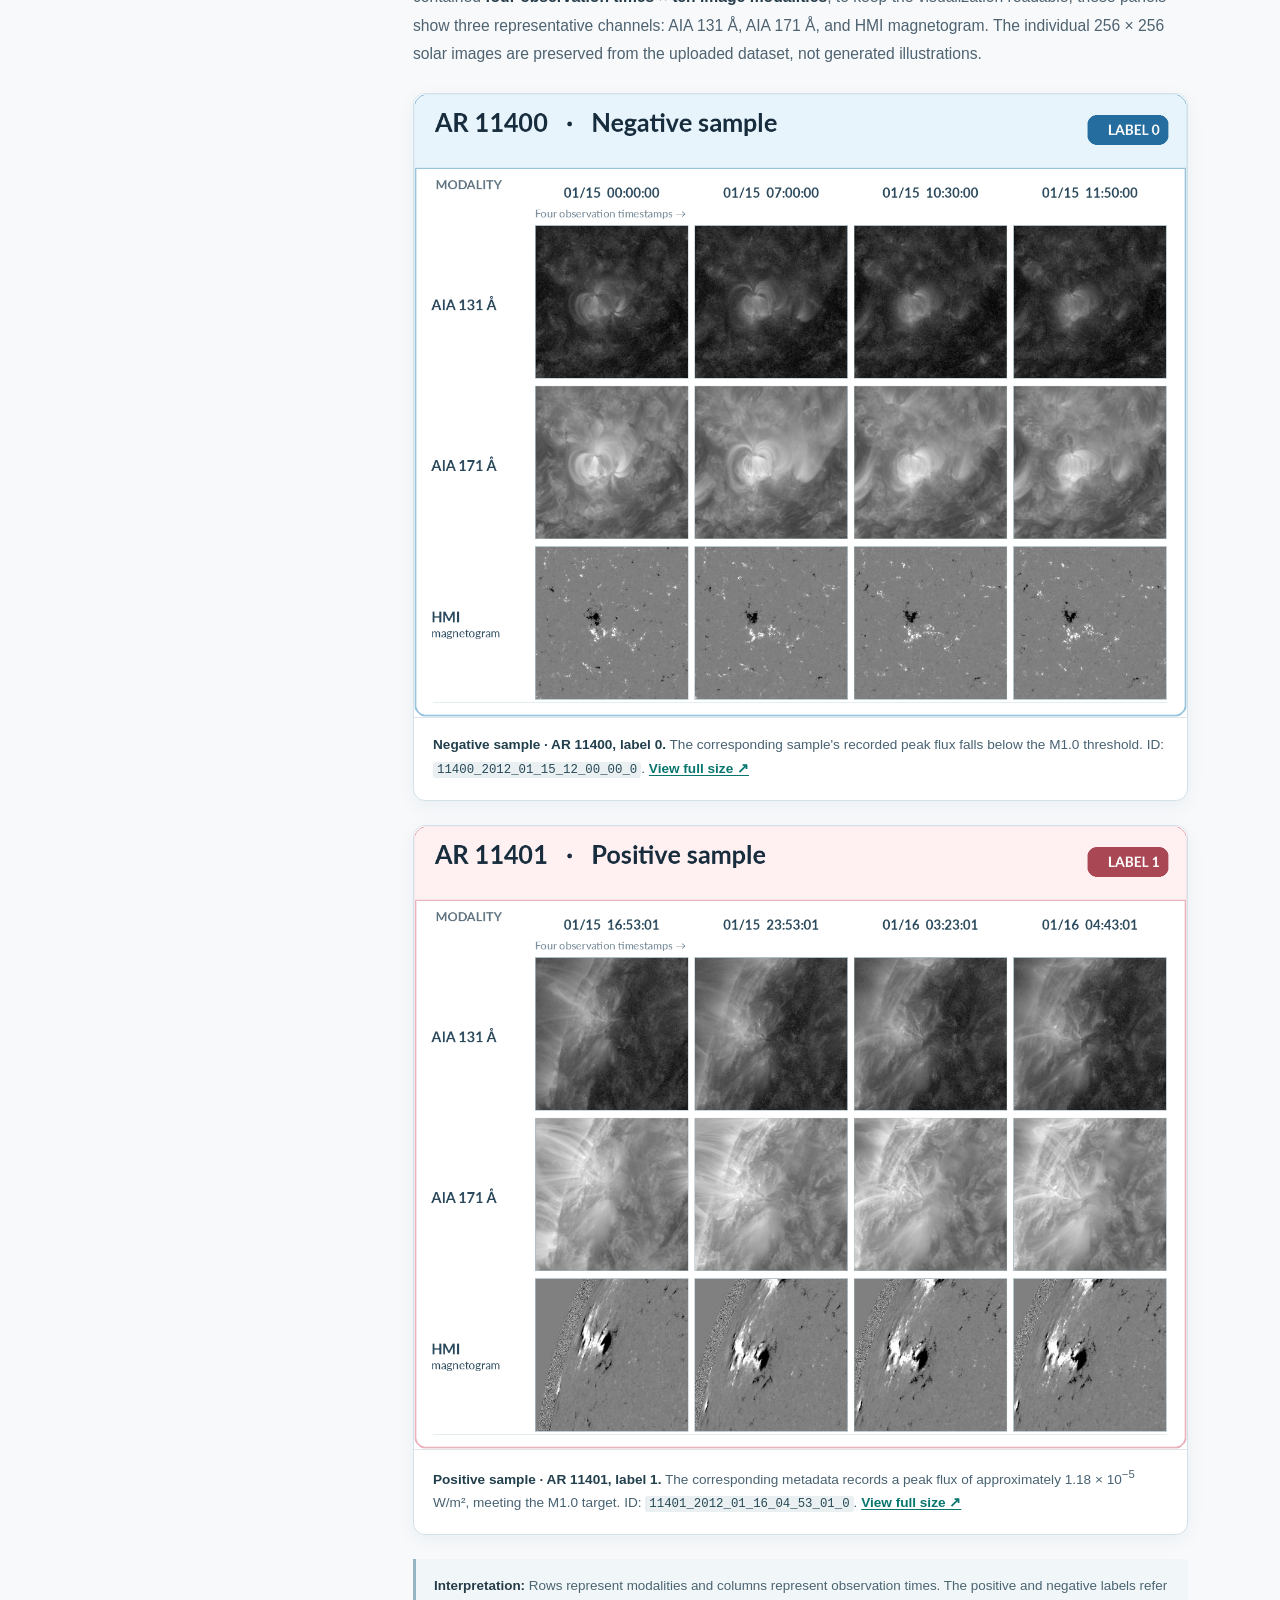
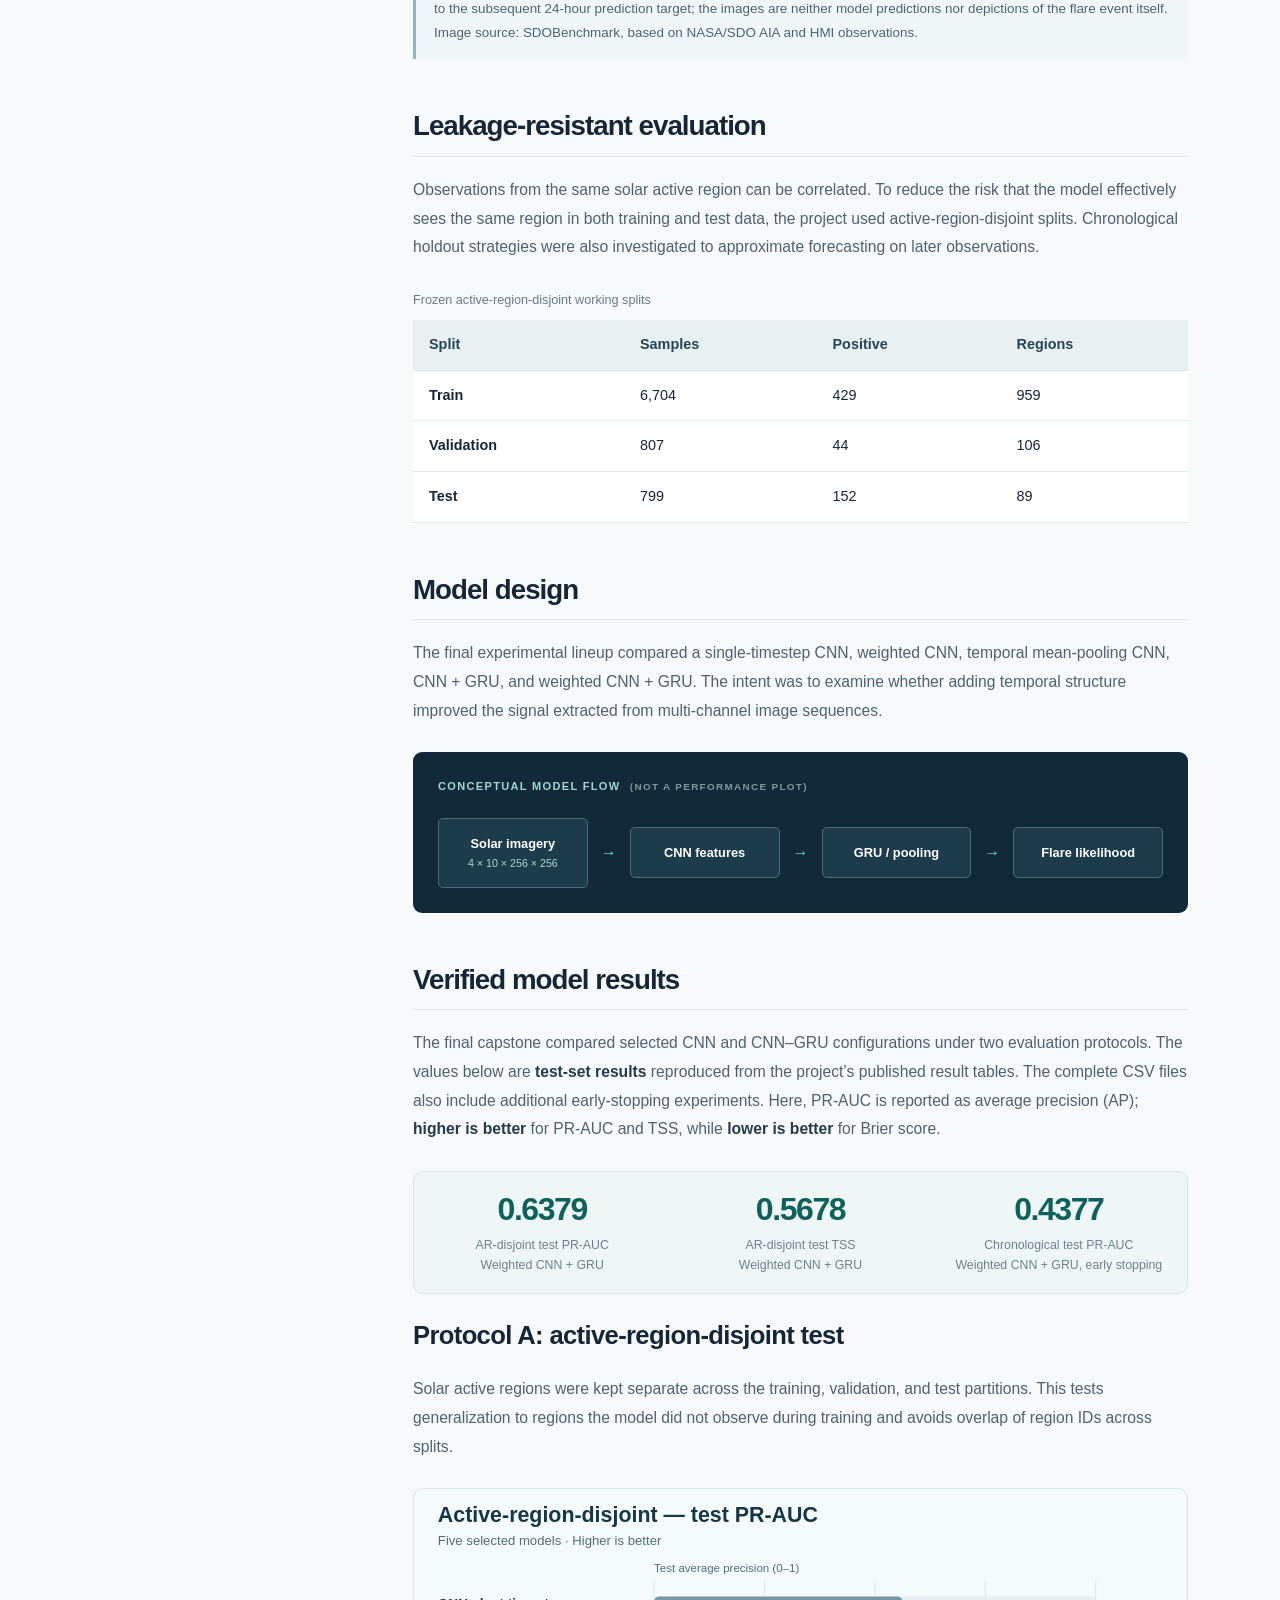
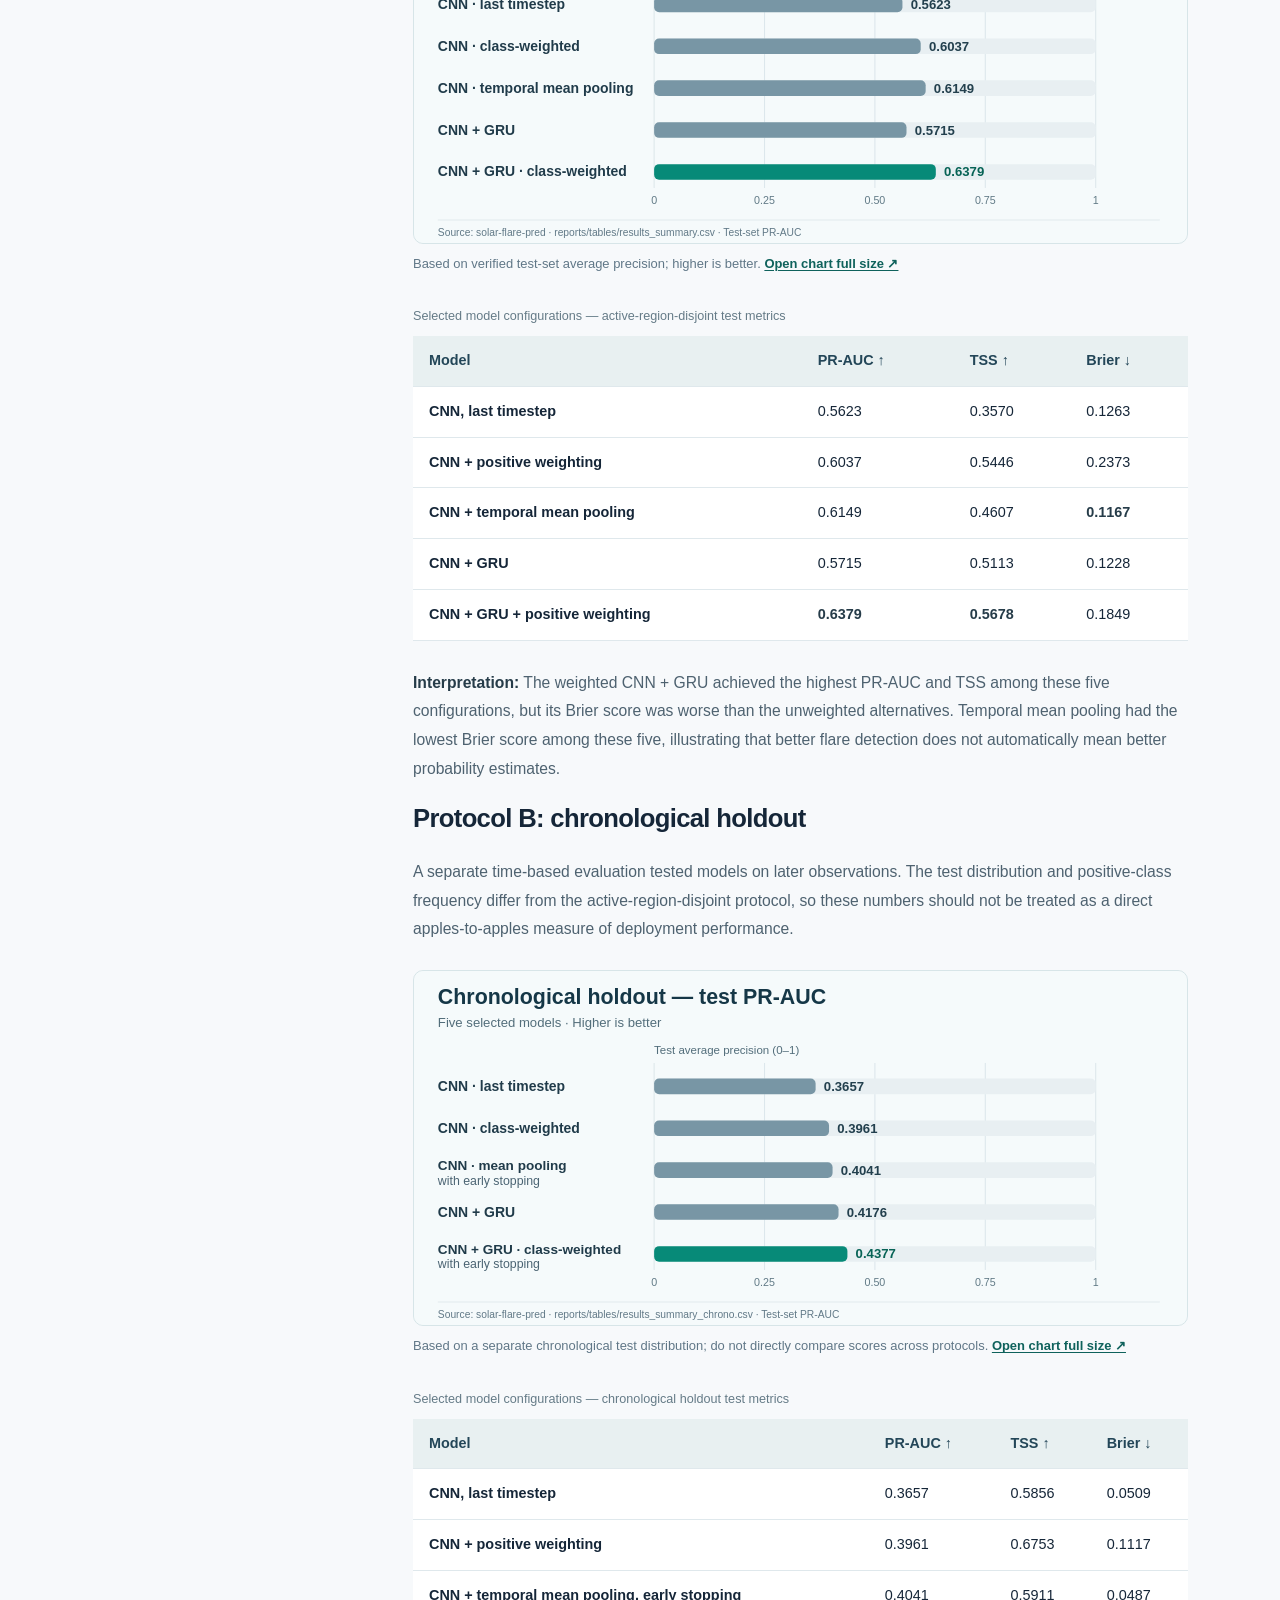
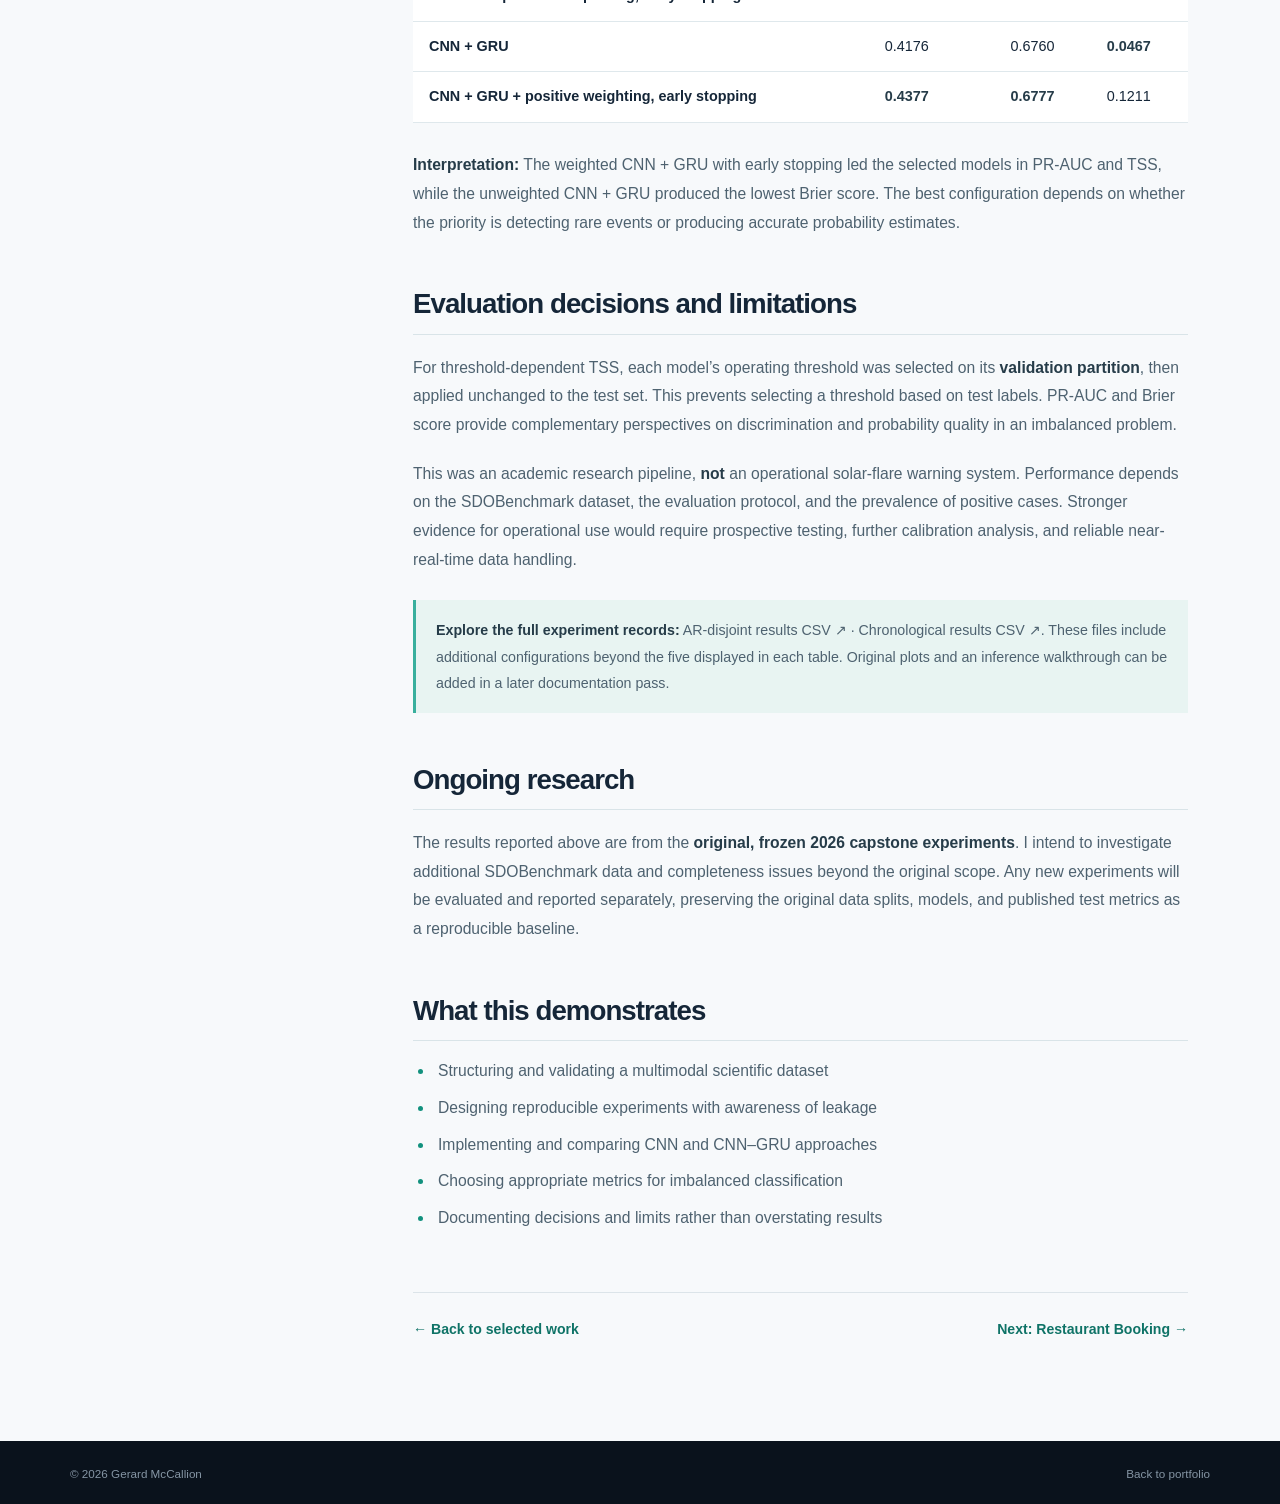
<file: projects/solar-flare.html>
<!doctype html><html lang="en"><head><meta charset="utf-8"><meta name="viewport" content="width=device-width, initial-scale=1"><meta name="theme-color" content="#0e1724"><meta name="description" content="Solar Flare Prediction, a Python/PyTorch deep learning capstone by Gerard McCallion."><title>Solar Flare Prediction | Gerard McCallion</title><link rel="icon" type="image/svg+xml" href="../assets/favicon.svg"><link rel="stylesheet" href="../assets/styles.css"><script src="../assets/main.js" defer></script></head><body class="case-study-page">
<a href="#main" class="skip-link">Skip to main content</a><header class="site-header"><div class="wrap nav-inner"><a class="brand" href="../index.html"><span class="brand-mark">GM<span class="brand-dot">.</span></span><span>Gerard McCallion</span></a><nav class="primary-nav" aria-label="Main navigation"><a href="../index.html#work">Work</a><a href="../index.html#about">About</a><a href="../index.html#contact">Contact</a></nav><a class="header-github" href="https://github.com/Arpoaxis" target="_blank" rel="noopener noreferrer">GitHub ↗</a></div></header>
<main id="main"><section class="case-hero"><div class="wrap"><a class="back-link" href="../index.html#work">← All projects</a><p class="kicker kicker-light">PROJECT 01 / SCIENTIFIC MACHINE LEARNING</p><h1>Solar Flare<br><em>Prediction</em></h1><p class="case-lede">Exploring 24-hour M-class solar-flare forecasting from multimodal observations of solar active regions.</p><div class="case-header-meta"><span>CSUDH SENIOR CAPSTONE · 2026</span><span>PYTHON · PYTORCH · CNN / GRU</span><a href="https://github.com/Arpoaxis/solar-flare-pred" target="_blank" rel="noopener noreferrer">SOURCE CODE ↗</a></div></div></section>
<section class="section case-body"><div class="wrap case-layout"><aside class="case-aside"><p class="mini-label">PROJECT AT A GLANCE</p><dl><dt>Role</dt><dd>Senior capstone project</dd><dt>Domain</dt><dd>Space weather / machine learning</dd><dt>Tools</dt><dd>Python, PyTorch, NumPy, pandas, CUDA</dd><dt>Prediction</dt><dd>≥M1.0 flare within 24 hours</dd><dt>Data</dt><dd>SDOBenchmark, SDO AIA/HMI imagery</dd></dl><a class="button button-dark" href="https://github.com/Arpoaxis/solar-flare-pred" target="_blank" rel="noopener noreferrer">Open GitHub repository ↗</a></aside><div class="case-content">
<h2>The problem</h2><p>Solar flares can disrupt satellite operations and radio communication. This capstone investigated whether machine learning could identify the likelihood of an M-class or stronger flare within the next 24 hours for a given solar active region. The task is an imbalanced binary classification problem, so accuracy alone is not an adequate way to assess results.</p>
<h2>Data preparation</h2><p>The project used imagery from NASA’s Solar Dynamics Observatory through the SDOBenchmark dataset: eight AIA extreme-ultraviolet/UV channels plus HMI continuum and magnetogram imagery. Model inputs were organized across <strong>four timestamps and ten image modalities</strong>, with each image at 256 × 256 resolution.</p><p>The data-preparation pipeline checked whether a sample had all required image components before constructing model-ready tensors. The complete-only working index contained 8,310 samples across 1,154 solar active regions, including 625 positive flare examples.</p>
<div class="stat-strip" aria-label="Dataset statistics"><div><strong>8,310</strong><span>Complete samples</span></div><div><strong>10</strong><span>Image modalities</span></div><div><strong>4</strong><span>Time points</span></div></div>
<section id="solar-input-examples" class="solar-sample-section" aria-labelledby="solar-input-heading">
<h2 id="solar-input-heading">What the model saw</h2>
<p>These are <strong>real SDOBenchmark inputs from the original training split</strong>. Every complete model sample contained <strong>four observation times × ten image modalities</strong>; to keep the visualization readable, these panels show three representative channels: AIA 131 Å, AIA 171 Å, and HMI magnetogram. The individual 256 × 256 solar images are preserved from the uploaded dataset, not generated illustrations.</p>
<div class="solar-sample-gallery">
<figure class="solar-sample-figure">
<a href="../assets/solar-samples/ar-11400-sample.png" target="_blank" rel="noopener noreferrer" aria-label="Open the original-pixel negative active-region sample in full size"><img src="../assets/solar-samples/ar-11400-sample.png" alt="AR 11400 negative sample: twelve original solar images arranged as three channels AIA 131, AIA 171, and HMI magnetogram across four actual observation times on January 15, 2012." width="1290" height="1040" loading="lazy"></a>
<figcaption><strong>Negative sample · AR 11400, label 0.</strong> The corresponding sample's recorded peak flux falls below the M1.0 threshold. ID: <code>11400_2012_01_15_12_00_00_0</code>. <a href="../assets/solar-samples/ar-11400-sample.png" target="_blank" rel="noopener noreferrer">View full size ↗</a></figcaption>
</figure>
<figure class="solar-sample-figure">
<a href="../assets/solar-samples/ar-11401-sample.png" target="_blank" rel="noopener noreferrer" aria-label="Open the original-pixel positive active-region sample in full size"><img src="../assets/solar-samples/ar-11401-sample.png" alt="AR 11401 positive sample: twelve original solar images arranged as three channels AIA 131, AIA 171, and HMI magnetogram across four actual observation times on January 15 and 16, 2012." width="1290" height="1040" loading="lazy"></a>
<figcaption><strong>Positive sample · AR 11401, label 1.</strong> The corresponding metadata records a peak flux of approximately 1.18 × 10<sup>−5</sup> W/m², meeting the M1.0 target. ID: <code>11401_2012_01_16_04_53_01_0</code>. <a href="../assets/solar-samples/ar-11401-sample.png" target="_blank" rel="noopener noreferrer">View full size ↗</a></figcaption>
</figure>
</div>
<p class="solar-image-note"><strong>Interpretation:</strong> Rows represent modalities and columns represent observation times. The positive and negative labels refer to the subsequent 24-hour prediction target; the images are neither model predictions nor depictions of the flare event itself. Image source: <a href="https://i4ds.github.io/SDOBenchmark/" target="_blank" rel="noopener noreferrer">SDOBenchmark</a>, based on NASA/SDO AIA and HMI observations.</p>
</section>
<h2>Leakage-resistant evaluation</h2><p>Observations from the same solar active region can be correlated. To reduce the risk that the model effectively sees the same region in both training and test data, the project used active-region-disjoint splits. Chronological holdout strategies were also investigated to approximate forecasting on later observations.</p><div class="simple-table-wrap"><table><caption>Frozen active-region-disjoint working splits</caption><thead><tr><th scope="col">Split</th><th scope="col">Samples</th><th scope="col">Positive</th><th scope="col">Regions</th></tr></thead><tbody><tr><th scope="row">Train</th><td>6,704</td><td>429</td><td>959</td></tr><tr><th scope="row">Validation</th><td>807</td><td>44</td><td>106</td></tr><tr><th scope="row">Test</th><td>799</td><td>152</td><td>89</td></tr></tbody></table></div>
<h2>Model design</h2><p>The final experimental lineup compared a single-timestep CNN, weighted CNN, temporal mean-pooling CNN, CNN + GRU, and weighted CNN + GRU. The intent was to examine whether adding temporal structure improved the signal extracted from multi-channel image sequences.</p><div class="architecture"><div class="architecture-title">CONCEPTUAL MODEL FLOW <small>(NOT A PERFORMANCE PLOT)</small></div><div class="arch-row"><span>Solar imagery<br><small>4 × 10 × 256 × 256</small></span><b>→</b><span>CNN features</span><b>→</b><span>GRU / pooling</span><b>→</b><span>Flare likelihood</span></div></div>

<h2 id="results">Verified model results</h2>
<p>The final capstone compared selected CNN and CNN–GRU configurations under two evaluation protocols. The values below are <strong>test-set results</strong> reproduced from the project’s published result tables. The complete CSV files also include additional early-stopping experiments. Here, PR-AUC is reported as average precision (AP); <strong>higher is better</strong> for PR-AUC and TSS, while <strong>lower is better</strong> for Brier score.</p>
<div class="stat-strip" aria-label="Selected best discrimination results"><div><strong>0.6379</strong><span>AR-disjoint test PR-AUC<br>Weighted CNN + GRU</span></div><div><strong>0.5678</strong><span>AR-disjoint test TSS<br>Weighted CNN + GRU</span></div><div><strong>0.4377</strong><span>Chronological test PR-AUC<br>Weighted CNN + GRU, early stopping</span></div></div>
<h3>Protocol A: active-region-disjoint test</h3>
<p>Solar active regions were kept separate across the training, validation, and test partitions. This tests generalization to regions the model did not observe during training and avoids overlap of region IDs across splits.</p>
<figure class="results-figure"><a href="../assets/results-ar-disjoint.svg" target="_blank" rel="noopener noreferrer" aria-label="Open full-size Chart showing test PR-AUC for five selected CNN and CNN plus GRU configurations under active-region-disjoint evaluation; weighted CNN plus GRU performs best at 0.6379."><img src="../assets/results-ar-disjoint.svg" alt="Chart showing test PR-AUC for five selected CNN and CNN plus GRU configurations under active-region-disjoint evaluation; weighted CNN plus GRU performs best at 0.6379." loading="lazy" width="1080" height="506"></a><figcaption>Based on verified test-set average precision; higher is better. <a href="../assets/results-ar-disjoint.svg" target="_blank" rel="noopener noreferrer">Open chart full size ↗</a></figcaption></figure>
<div class="simple-table-wrap"><table>
<caption>Selected model configurations — active-region-disjoint test metrics</caption>
<thead><tr><th scope="col">Model</th><th scope="col">PR-AUC ↑</th><th scope="col">TSS ↑</th><th scope="col">Brier ↓</th></tr></thead>
<tbody>
<tr><th scope="row">CNN, last timestep</th><td>0.5623</td><td>0.3570</td><td>0.1263</td></tr>
<tr><th scope="row">CNN + positive weighting</th><td>0.6037</td><td>0.5446</td><td>0.2373</td></tr>
<tr><th scope="row">CNN + temporal mean pooling</th><td>0.6149</td><td>0.4607</td><td><strong>0.1167</strong></td></tr>
<tr><th scope="row">CNN + GRU</th><td>0.5715</td><td>0.5113</td><td>0.1228</td></tr>
<tr><th scope="row">CNN + GRU + positive weighting</th><td><strong>0.6379</strong></td><td><strong>0.5678</strong></td><td>0.1849</td></tr>
</tbody></table></div>
<p><strong>Interpretation:</strong> The weighted CNN + GRU achieved the highest PR-AUC and TSS among these five configurations, but its Brier score was worse than the unweighted alternatives. Temporal mean pooling had the lowest Brier score among these five, illustrating that better flare detection does not automatically mean better probability estimates.</p>
<h3>Protocol B: chronological holdout</h3>
<p>A separate time-based evaluation tested models on later observations. The test distribution and positive-class frequency differ from the active-region-disjoint protocol, so these numbers should not be treated as a direct apples-to-apples measure of deployment performance.</p>
<figure class="results-figure"><a href="../assets/results-chronological.svg" target="_blank" rel="noopener noreferrer" aria-label="Open full-size Chart showing test PR-AUC for five selected CNN and CNN plus GRU configurations under chronological holdout; weighted CNN plus GRU with early stopping performs best at 0.4377."><img src="../assets/results-chronological.svg" alt="Chart showing test PR-AUC for five selected CNN and CNN plus GRU configurations under chronological holdout; weighted CNN plus GRU with early stopping performs best at 0.4377." loading="lazy" width="1080" height="506"></a><figcaption>Based on a separate chronological test distribution; do not directly compare scores across protocols. <a href="../assets/results-chronological.svg" target="_blank" rel="noopener noreferrer">Open chart full size ↗</a></figcaption></figure>
<div class="simple-table-wrap"><table>
<caption>Selected model configurations — chronological holdout test metrics</caption>
<thead><tr><th scope="col">Model</th><th scope="col">PR-AUC ↑</th><th scope="col">TSS ↑</th><th scope="col">Brier ↓</th></tr></thead>
<tbody>
<tr><th scope="row">CNN, last timestep</th><td>0.3657</td><td>0.5856</td><td>0.0509</td></tr>
<tr><th scope="row">CNN + positive weighting</th><td>0.3961</td><td>0.6753</td><td>0.1117</td></tr>
<tr><th scope="row">CNN + temporal mean pooling, early stopping</th><td>0.4041</td><td>0.5911</td><td>0.0487</td></tr>
<tr><th scope="row">CNN + GRU</th><td>0.4176</td><td>0.6760</td><td><strong>0.0467</strong></td></tr>
<tr><th scope="row">CNN + GRU + positive weighting, early stopping</th><td><strong>0.4377</strong></td><td><strong>0.6777</strong></td><td>0.1211</td></tr>
</tbody></table></div>
<p><strong>Interpretation:</strong> The weighted CNN + GRU with early stopping led the selected models in PR-AUC and TSS, while the unweighted CNN + GRU produced the lowest Brier score. The best configuration depends on whether the priority is detecting rare events or producing accurate probability estimates.</p>
<h2>Evaluation decisions and limitations</h2>
<p>For threshold-dependent TSS, each model’s operating threshold was selected on its <strong>validation partition</strong>, then applied unchanged to the test set. This prevents selecting a threshold based on test labels. PR-AUC and Brier score provide complementary perspectives on discrimination and probability quality in an imbalanced problem.</p>
<p>This was an academic research pipeline, <strong>not</strong> an operational solar-flare warning system. Performance depends on the SDOBenchmark dataset, the evaluation protocol, and the prevalence of positive cases. Stronger evidence for operational use would require prospective testing, further calibration analysis, and reliable near-real-time data handling.</p>
<p class="editorial-note"><strong>Explore the full experiment records:</strong> <a href="https://github.com/Arpoaxis/solar-flare-pred/blob/main/reports/tables/results_summary.csv" target="_blank" rel="noopener noreferrer">AR-disjoint results CSV ↗</a> · <a href="https://github.com/Arpoaxis/solar-flare-pred/blob/main/reports/tables/results_summary_chrono.csv" target="_blank" rel="noopener noreferrer">Chronological results CSV ↗</a>. These files include additional configurations beyond the five displayed in each table. Original plots and an inference walkthrough can be added in a later documentation pass.</p>
<h2>Ongoing research</h2><p>The results reported above are from the <strong>original, frozen 2026 capstone experiments</strong>. I intend to investigate additional SDOBenchmark data and completeness issues beyond the original scope. Any new experiments will be evaluated and reported separately, preserving the original data splits, models, and published test metrics as a reproducible baseline.</p>
<h2>What this demonstrates</h2><ul class="check-list"><li>Structuring and validating a multimodal scientific dataset</li><li>Designing reproducible experiments with awareness of leakage</li><li>Implementing and comparing CNN and CNN–GRU approaches</li><li>Choosing appropriate metrics for imbalanced classification</li><li>Documenting decisions and limits rather than overstating results</li></ul>
<div class="case-bottom"><a href="../index.html#work" class="text-link">← Back to selected work</a><a href="restaurant-booking.html" class="text-link">Next: Restaurant Booking →</a></div>
</div></div></section></main><footer class="site-footer"><div class="wrap footer-inner"><span>© <span data-year>2026</span> Gerard McCallion</span><a href="../index.html">Back to portfolio</a></div></footer></body></html>
</file>
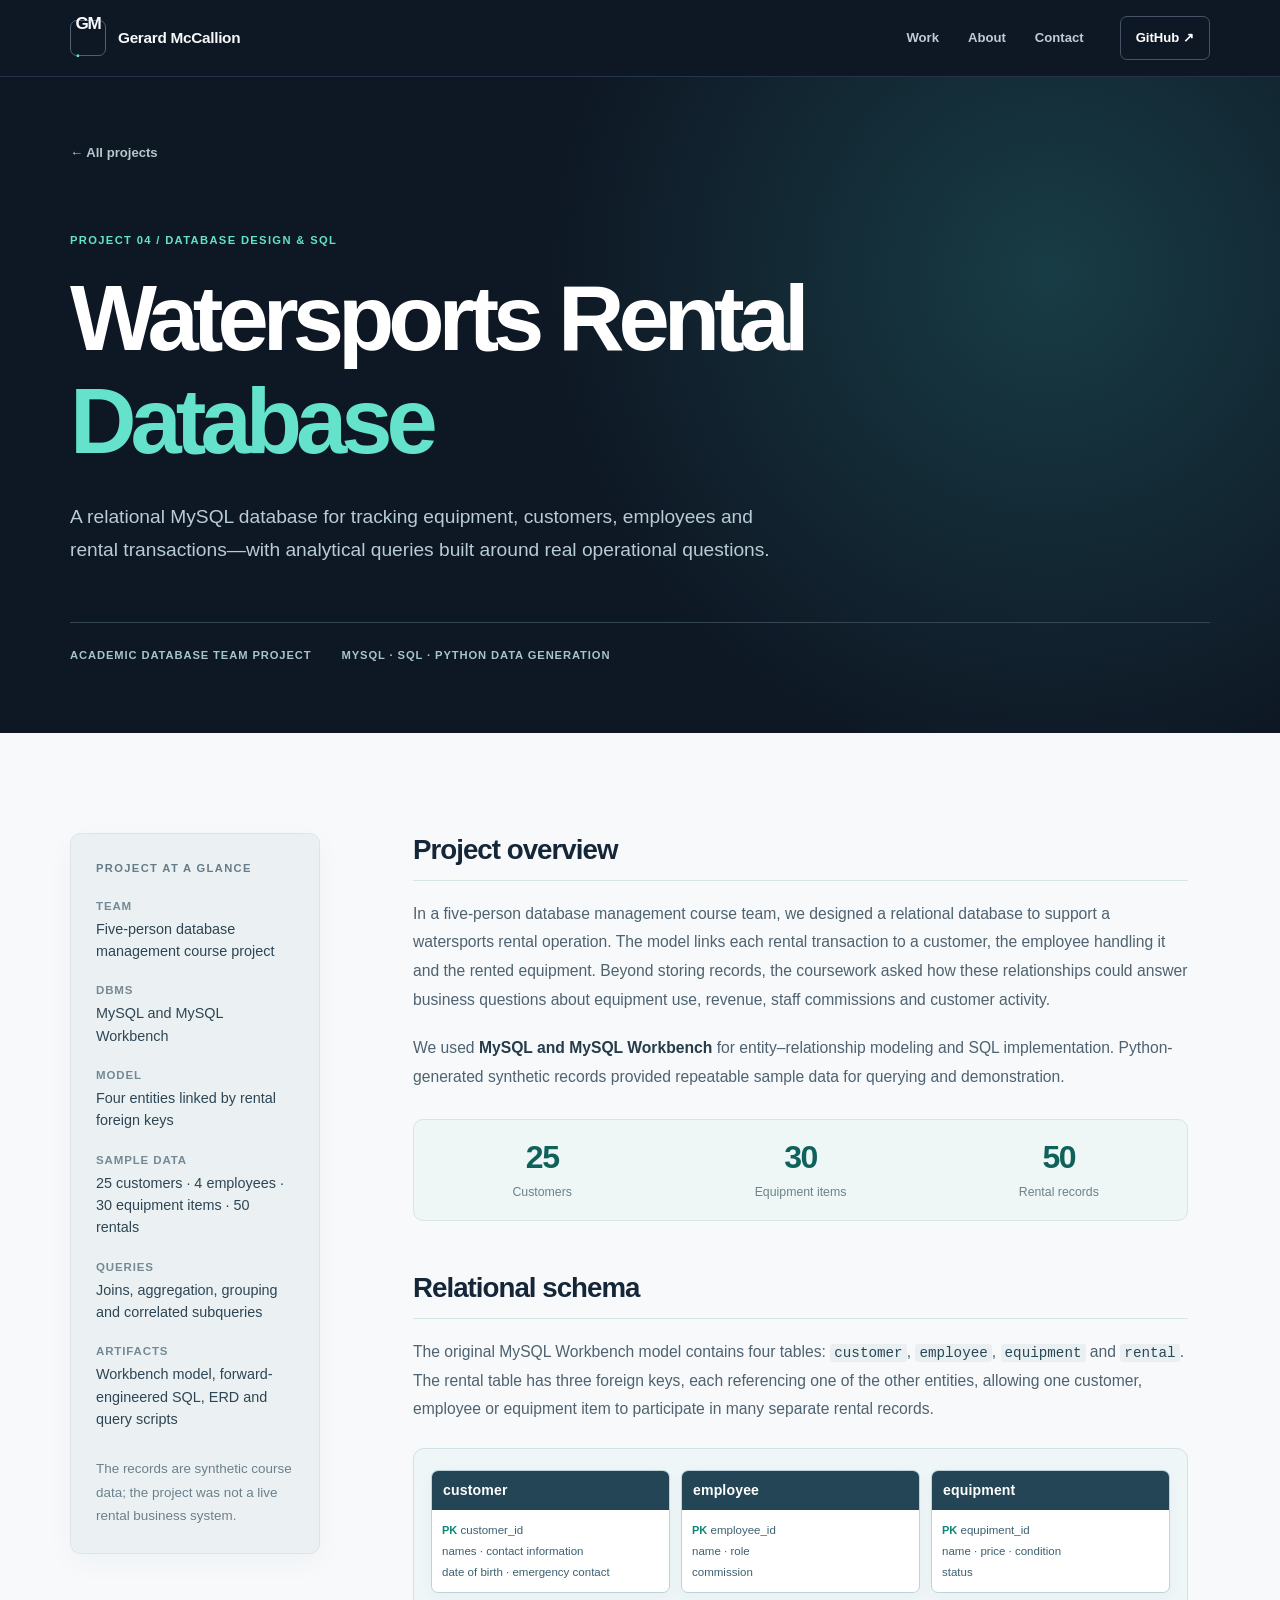
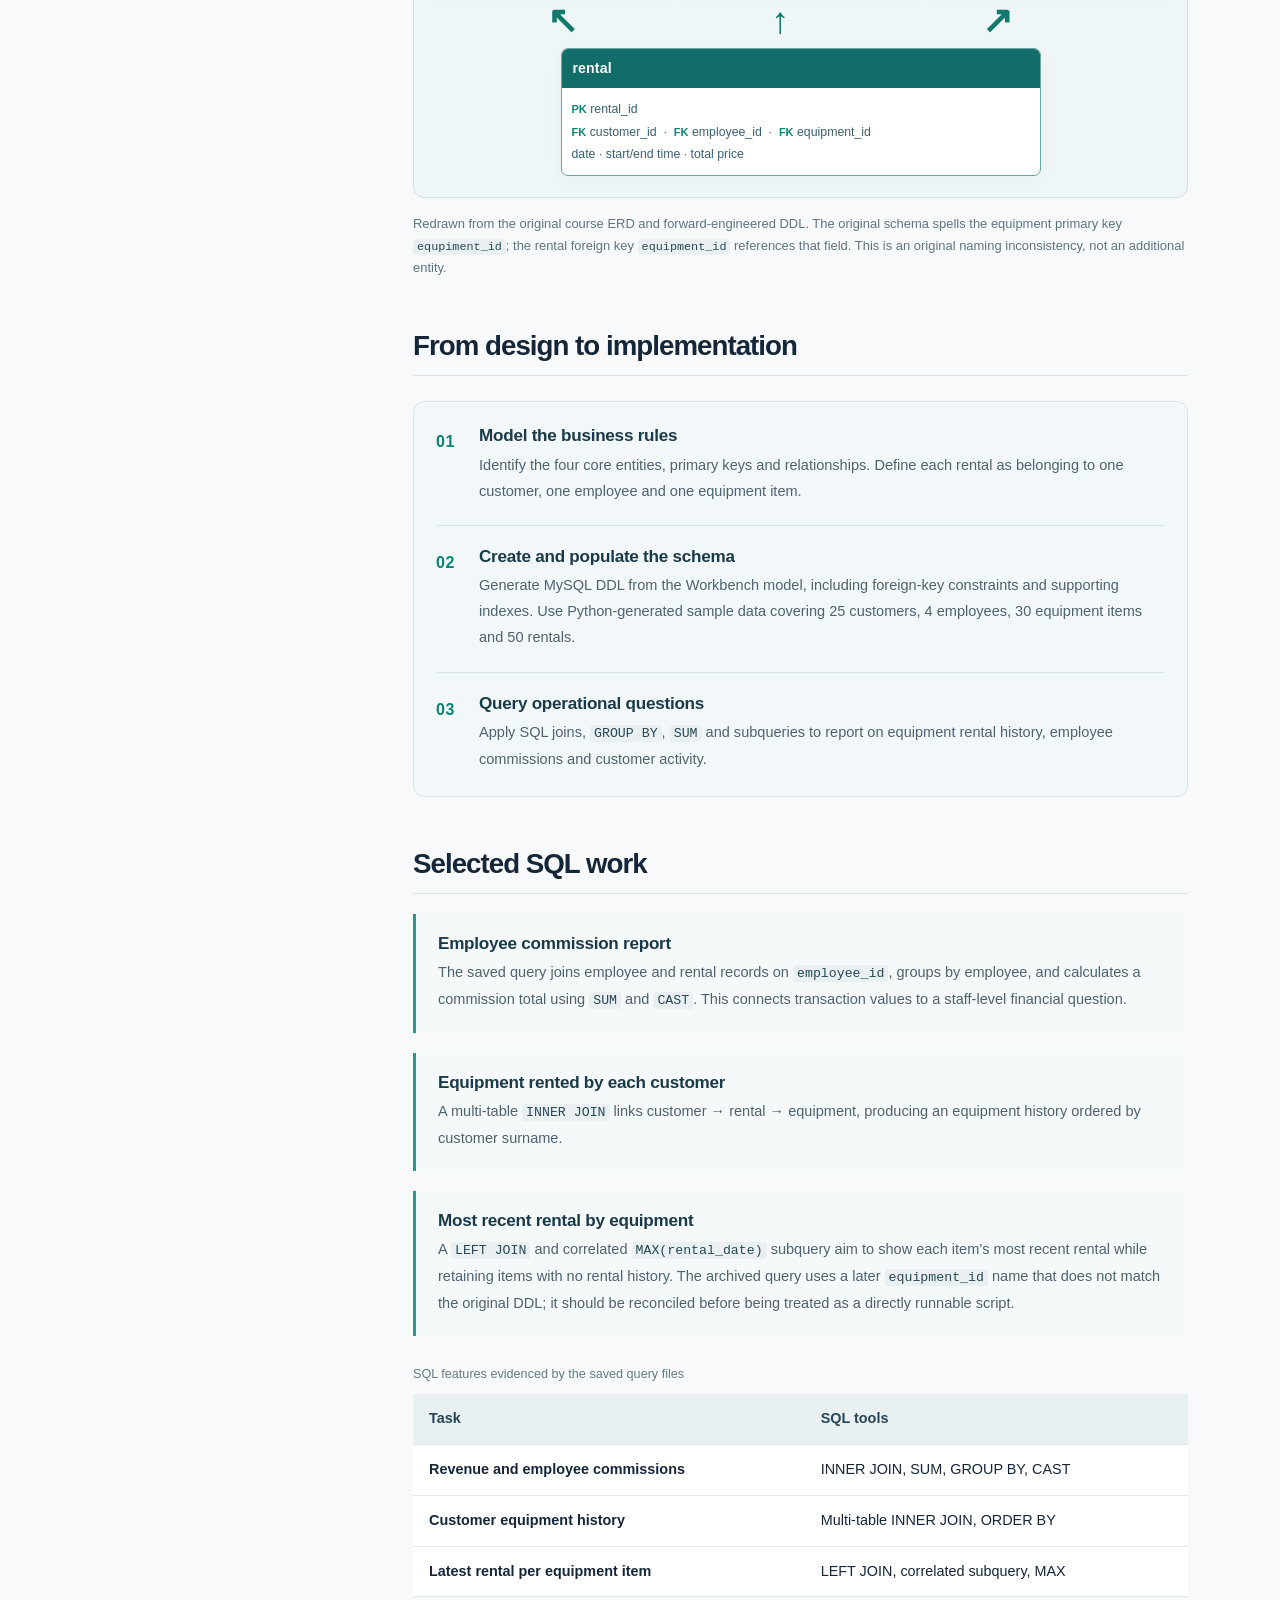
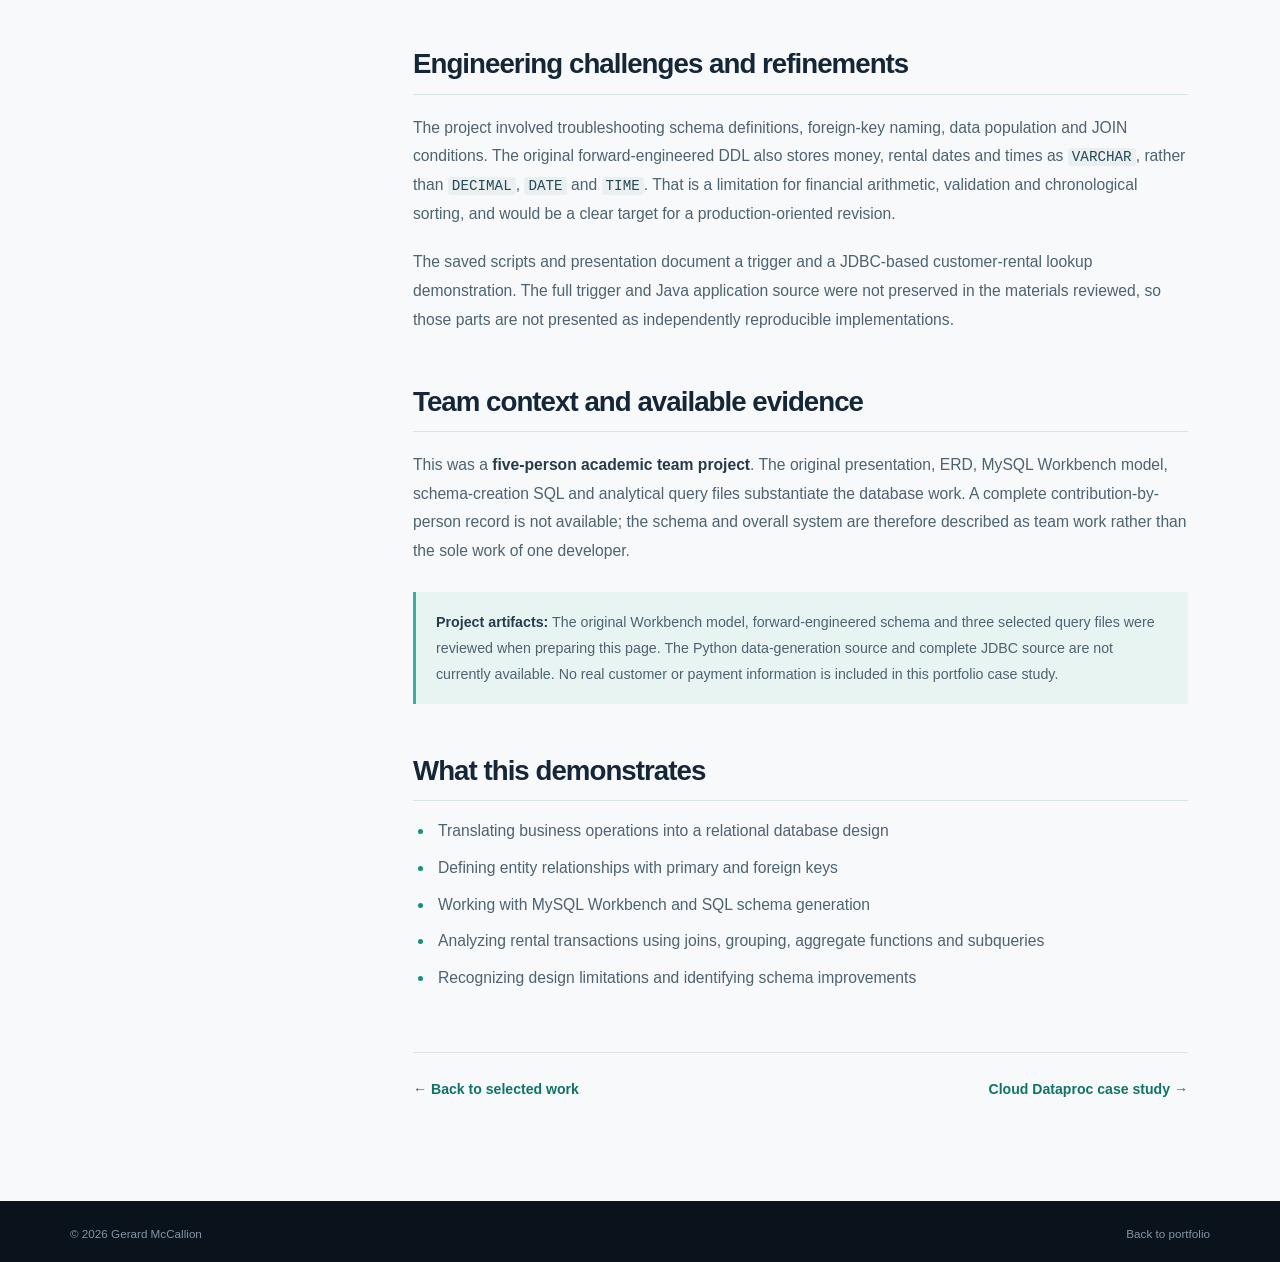
<file: projects/watersports-database.html>
<!doctype html>
<html lang="en"><head><meta charset="utf-8"><meta name="viewport" content="width=device-width, initial-scale=1"><meta name="theme-color" content="#0e1724"><meta name="description" content="Watersports equipment rental relational database academic team project using MySQL, SQL reporting and a Python-generated sample dataset."><title>Watersports Rental Database | Gerard McCallion</title><link rel="icon" type="image/svg+xml" href="../assets/favicon.svg"><link rel="stylesheet" href="../assets/styles.css"><script src="../assets/main.js" defer></script></head>
<body class="case-study-page"><a class="skip-link" href="#main">Skip to main content</a><header class="site-header"><div class="wrap nav-inner"><a class="brand" href="../index.html"><span class="brand-mark">GM<span class="brand-dot">.</span></span><span>Gerard McCallion</span></a><nav class="primary-nav" aria-label="Main navigation"><a href="../index.html#work">Work</a><a href="../index.html#about">About</a><a href="../index.html#contact">Contact</a></nav><a class="header-github" href="https://github.com/Arpoaxis" target="_blank" rel="noopener noreferrer">GitHub ↗</a></div></header>
<main id="main"><section class="case-hero"><div class="wrap"><a class="back-link" href="../index.html#work">← All projects</a><p class="kicker kicker-light">PROJECT 04 / DATABASE DESIGN & SQL</p><h1>Watersports Rental<br><em>Database</em></h1><p class="case-lede">A relational MySQL database for tracking equipment, customers, employees and rental transactions—with analytical queries built around real operational questions.</p><div class="case-header-meta"><span>ACADEMIC DATABASE TEAM PROJECT</span><span>MYSQL · SQL · PYTHON DATA GENERATION</span></div></div></section>
<section class="section case-body"><div class="wrap case-layout"><aside class="case-aside"><p class="mini-label">PROJECT AT A GLANCE</p><dl>
<dt>Team</dt><dd>Five-person database management course project</dd>
<dt>DBMS</dt><dd>MySQL and MySQL Workbench</dd>
<dt>Model</dt><dd>Four entities linked by rental foreign keys</dd>
<dt>Sample data</dt><dd>25 customers · 4 employees · 30 equipment items · 50 rentals</dd>
<dt>Queries</dt><dd>Joins, aggregation, grouping and correlated subqueries</dd>
<dt>Artifacts</dt><dd>Workbench model, forward-engineered SQL, ERD and query scripts</dd>
</dl><p class="aside-note">The records are synthetic course data; the project was not a live rental business system.</p></aside>
<div class="case-content">
<h2>Project overview</h2>
<p>In a five-person database management course team, we designed a relational database to support a watersports rental operation. The model links each rental transaction to a customer, the employee handling it and the rented equipment. Beyond storing records, the coursework asked how these relationships could answer business questions about equipment use, revenue, staff commissions and customer activity.</p>
<p>We used <strong>MySQL and MySQL Workbench</strong> for entity–relationship modeling and SQL implementation. Python-generated synthetic records provided repeatable sample data for querying and demonstration.</p>
<div class="stat-strip" aria-label="Synthetic sample data"><div><strong>25</strong><span>Customers</span></div><div><strong>30</strong><span>Equipment items</span></div><div><strong>50</strong><span>Rental records</span></div></div>

<h2>Relational schema</h2>
<p>The original MySQL Workbench model contains four tables: <code>customer</code>, <code>employee</code>, <code>equipment</code> and <code>rental</code>. The rental table has three foreign keys, each referencing one of the other entities, allowing one customer, employee or equipment item to participate in many separate rental records.</p>
<div class="db-diagram" role="img" aria-label="Relational diagram: the rental table contains customer_id, employee_id and equipment_id foreign keys to customer, employee and equipment tables respectively. Each linked entity can have many rental records.">
<div class="db-relations"><div class="db-entity"><div class="db-entity-name">customer</div><div class="db-entity-fields"><b>PK</b> customer_id<br>names · contact information<br>date of birth · emergency contact</div></div><div class="db-entity"><div class="db-entity-name">employee</div><div class="db-entity-fields"><b>PK</b> employee_id<br>name · role<br>commission</div></div><div class="db-entity"><div class="db-entity-name">equipment</div><div class="db-entity-fields"><b>PK</b> equpiment_id<br>name · price · condition<br>status</div></div></div>
<div class="db-connector" aria-hidden="true">↖ &nbsp; ↑ &nbsp; ↗</div><div class="db-rental db-entity"><div class="db-entity-name">rental</div><div class="db-entity-fields"><b>PK</b> rental_id<br><b>FK</b> customer_id &nbsp;·&nbsp; <b>FK</b> employee_id &nbsp;·&nbsp; <b>FK</b> equipment_id<br>date · start/end time · total price</div></div></div>
<p class="case-gallery-note">Redrawn from the original course ERD and forward-engineered DDL. The original schema spells the equipment primary key <code>equpiment_id</code>; the rental foreign key <code>equipment_id</code> references that field. This is an original naming inconsistency, not an additional entity.</p>

<h2>From design to implementation</h2>
<div class="workflow-panel" aria-label="Database project development">
<div class="workflow-step"><span class="workflow-index">01</span><div><h3>Model the business rules</h3><p>Identify the four core entities, primary keys and relationships. Define each rental as belonging to one customer, one employee and one equipment item.</p></div></div>
<div class="workflow-step"><span class="workflow-index">02</span><div><h3>Create and populate the schema</h3><p>Generate MySQL DDL from the Workbench model, including foreign-key constraints and supporting indexes. Use Python-generated sample data covering 25 customers, 4 employees, 30 equipment items and 50 rentals.</p></div></div>
<div class="workflow-step"><span class="workflow-index">03</span><div><h3>Query operational questions</h3><p>Apply SQL joins, <code>GROUP BY</code>, <code>SUM</code> and subqueries to report on equipment rental history, employee commissions and customer activity.</p></div></div></div>

<h2>Selected SQL work</h2>
<div class="decision-block"><h3>Employee commission report</h3><p>The saved query joins employee and rental records on <code>employee_id</code>, groups by employee, and calculates a commission total using <code>SUM</code> and <code>CAST</code>. This connects transaction values to a staff-level financial question.</p></div>
<div class="decision-block"><h3>Equipment rented by each customer</h3><p>A multi-table <code>INNER JOIN</code> links customer → rental → equipment, producing an equipment history ordered by customer surname.</p></div>
<div class="decision-block"><h3>Most recent rental by equipment</h3><p>A <code>LEFT JOIN</code> and correlated <code>MAX(rental_date)</code> subquery aim to show each item’s most recent rental while retaining items with no rental history. The archived query uses a later <code>equipment_id</code> name that does not match the original DDL; it should be reconciled before being treated as a directly runnable script.</p></div>
<div class="simple-table-wrap"><table><caption>SQL features evidenced by the saved query files</caption><thead><tr><th scope="col">Task</th><th scope="col">SQL tools</th></tr></thead><tbody><tr><th scope="row">Revenue and employee commissions</th><td>INNER JOIN, SUM, GROUP BY, CAST</td></tr><tr><th scope="row">Customer equipment history</th><td>Multi-table INNER JOIN, ORDER BY</td></tr><tr><th scope="row">Latest rental per equipment item</th><td>LEFT JOIN, correlated subquery, MAX</td></tr></tbody></table></div>

<h2>Engineering challenges and refinements</h2>
<p>The project involved troubleshooting schema definitions, foreign-key naming, data population and JOIN conditions. The original forward-engineered DDL also stores money, rental dates and times as <code>VARCHAR</code>, rather than <code>DECIMAL</code>, <code>DATE</code> and <code>TIME</code>. That is a limitation for financial arithmetic, validation and chronological sorting, and would be a clear target for a production-oriented revision.</p>
<p>The saved scripts and presentation document a trigger and a JDBC-based customer-rental lookup demonstration. The full trigger and Java application source were not preserved in the materials reviewed, so those parts are not presented as independently reproducible implementations.</p>

<h2>Team context and available evidence</h2>
<p>This was a <strong>five-person academic team project</strong>. The original presentation, ERD, MySQL Workbench model, schema-creation SQL and analytical query files substantiate the database work. A complete contribution-by-person record is not available; the schema and overall system are therefore described as team work rather than the sole work of one developer.</p>
<p class="editorial-note"><strong>Project artifacts:</strong> The original Workbench model, forward-engineered schema and three selected query files were reviewed when preparing this page. The Python data-generation source and complete JDBC source are not currently available. No real customer or payment information is included in this portfolio case study.</p>

<h2>What this demonstrates</h2><ul class="check-list"><li>Translating business operations into a relational database design</li><li>Defining entity relationships with primary and foreign keys</li><li>Working with MySQL Workbench and SQL schema generation</li><li>Analyzing rental transactions using joins, grouping, aggregate functions and subqueries</li><li>Recognizing design limitations and identifying schema improvements</li></ul>
<div class="case-bottom"><a href="../index.html#work" class="text-link">← Back to selected work</a><a href="cloud-dataproc.html" class="text-link">Cloud Dataproc case study →</a></div>
</div></div></section></main><footer class="site-footer"><div class="wrap footer-inner"><span>© <span data-year>2026</span> Gerard McCallion</span><a href="../index.html">Back to portfolio</a></div></footer></body></html>
</file>
<file: assets/styles.css>
:root{--ink:#152638;--dark:#0e1724;--dark-2:#122235;--muted:#596878;--paper:#f7f9fb;--white:#fff;--line:#dce4e9;--mint:#64e2cb;--mint-dark:#0f816f;--cream:#edf2f4;--shadow:0 20px 60px rgba(18,35,53,.085)}
*{box-sizing:border-box}html{scroll-behavior:smooth;scroll-padding-top:78px}body{margin:0;color:var(--ink);background:var(--paper);font-family:Inter,"Segoe UI",Arial,sans-serif;font-size:16px;line-height:1.65;-webkit-font-smoothing:antialiased}a{color:inherit;text-decoration:none}a:hover{text-decoration:none}a:focus-visible,button:focus-visible{outline:3px solid #00a88b;outline-offset:4px}h1,h2,h3,p{margin-top:0}h1,h2,h3{letter-spacing:-.048em;line-height:1.12}h2{font-size:clamp(2.1rem,4vw,3.5rem)}h3{font-size:1.6rem}p{margin-bottom:1.25rem}strong{font-weight:690}em{font-style:normal;color:var(--mint)}.wrap{width:min(1140px,calc(100% - 64px));margin:0 auto}.skip-link{position:absolute;top:-80px;left:16px;padding:10px 16px;background:#fff;color:#111;z-index:100}.skip-link:focus{top:12px}.site-header{background:var(--dark);color:#f6f8fa;position:relative;z-index:10;border-bottom:1px solid #253448}.nav-inner{height:76px;display:flex;align-items:center;gap:36px;justify-content:space-between}.brand{font-size:.96rem;font-weight:700;letter-spacing:-.02em;display:inline-flex;align-items:center;gap:12px;white-space:nowrap}.brand-mark{font-size:1.07rem;font-weight:850;letter-spacing:-.07em;border:1px solid #506070;width:36px;height:36px;display:grid;place-content:center;border-radius:7px}.brand-dot{color:var(--mint)}.primary-nav{display:flex;align-items:center;gap:29px;margin-left:auto}.primary-nav a,.header-github{font-size:.82rem;font-weight:660;color:#c0ccd4;transition:color .18s}.primary-nav a:hover,.header-github:hover{color:var(--mint)}.header-github{border:1px solid #455366;padding:10px 15px;border-radius:7px;color:#fff}.header-github span{margin-left:8px}.hero{background:var(--dark);color:#f8fbfc;position:relative;overflow:hidden}.hero-grid{position:absolute;inset:0;opacity:.21;background-image:linear-gradient(to right,transparent calc(100% - 1px),#345168 1px),linear-gradient(to bottom,transparent calc(100% - 1px),#345168 1px);background-size:82px 82px;mask-image:linear-gradient(to right,transparent 7%,#000 85%);pointer-events:none}.hero:after{content:"";width:540px;height:540px;right:-220px;top:70px;position:absolute;border-radius:50%;background:radial-gradient(circle,rgba(45,137,140,.22),transparent 68%);pointer-events:none}.hero-content{padding:112px 0 100px;position:relative;z-index:1}.eyebrow,.kicker,.mini-label,.project-index,.card-meta,.visual-topline,.art-topbar,.now-panel-head,.case-header-meta{font-size:.7rem;font-weight:800;letter-spacing:.12em;text-transform:uppercase}.eyebrow{color:#a5d7d0;display:flex;align-items:center;gap:13px;letter-spacing:.105em}.status-pulse{background:var(--mint);border-radius:50%;width:7px;height:7px;box-shadow:0 0 0 5px #31544f}.hero h1{font-weight:760;font-size:clamp(3rem,6.2vw,6rem);line-height:1.03;letter-spacing:-.067em;max-width:930px;margin:25px 0 30px}.hero h1 em{font-weight:720}.hero-lede{font-size:clamp(1.05rem,1.5vw,1.22rem);line-height:1.8;color:#bfccd6;max-width:665px}.hero-actions{display:flex;gap:13px;flex-wrap:wrap;margin:33px 0 66px}.button{display:inline-flex;align-items:center;justify-content:center;gap:16px;border-radius:7px;padding:13px 21px;font-size:.89rem;font-weight:740;line-height:1.4;transition:transform .16s,background .16s}.button:hover{transform:translateY(-2px)}.button-primary{background:var(--mint);color:#0c2125}.button-primary:hover{background:#a6f7e7}.button-outline{border:1px solid #5a6978;color:#f1f6f8}.button-outline:hover{background:#20344a}.button-dark{background:var(--dark-2);color:#fff;font-size:.81rem;justify-content:center}.hero-meta{display:flex;flex-wrap:wrap;align-items:center;gap:22px;font-size:.82rem;color:#a8b7c3}.hero-meta strong{color:#f6f8fa}.meta-divider{display:block;width:1px;height:17px;background:#526578}.hero-edge{height:48px;border-top:1px solid #273749;color:#738695;display:flex;align-items:center;justify-content:space-between;padding:0 max(32px,calc((100% - 1140px)/2));font-size:.61rem;font-weight:790;letter-spacing:.17em}.section{padding:100px 0}.work-section{background:var(--paper)}.section-head{display:flex;align-items:end;gap:64px;justify-content:space-between;margin-bottom:35px}.kicker{color:#178876;margin-bottom:17px}.section-head h2,.about-layout h2,.now-layout h2{margin:0}.section-intro{max-width:350px;color:var(--muted);margin:0 0 7px;line-height:1.8;font-size:.95rem}.featured-project{display:grid;grid-template-columns:.97fr 1.03fr;border:1px solid var(--line);border-radius:14px;overflow:hidden;background:#fff;box-shadow:var(--shadow);margin-bottom:24px}.featured-visual{position:relative;min-height:420px;background:#152d3d;overflow:hidden;color:#e7f7f5;background-image:radial-gradient(circle at 45% 51%,rgba(38,128,133,.22),transparent 45%),linear-gradient(130deg,#15374a,#101e2d 75%)}.featured-visual:after{content:"";position:absolute;inset:0;pointer-events:none;opacity:.12;background-image:linear-gradient(#70b6c6 1px,transparent 1px),linear-gradient(90deg,#70b6c6 1px,transparent 1px);background-size:40px 40px}.visual-topline{position:absolute;z-index:2;top:27px;left:30px;right:30px;display:flex;justify-content:space-between;color:#8cb3be}.solar-graphic{position:absolute;inset:60px 10px 70px;display:flex;justify-content:center;align-items:center}.sun-disc{height:175px;width:175px;position:relative;z-index:3;border-radius:50%;background:radial-gradient(circle at 42% 40%,#d5fff4,#62ddd1 24%,#1e8f9b 57%,#154a61 100%);box-shadow:0 0 35px #2faaaa85,0 0 110px #3dc8c644,inset -13px -15px 25px #12445b}.sun-disc:before,.sun-disc:after{content:"";position:absolute;inset:20px;border-radius:50%;border:2px solid #a6ffe660;transform:rotate(42deg) scaleX(.77)}.sun-disc:after{inset:35px;transform:rotate(-40deg) scaleX(.58);border-width:3px}.solar-halo{position:absolute;border-radius:50%;border:1px solid #5095a380}.halo-outer{width:330px;height:330px}.halo-inner{width:265px;height:265px;border-style:dashed;animation:spin 60s linear infinite}.orbit-label{position:absolute;z-index:4;font-size:.7rem;letter-spacing:.11em;color:#b6dbdf;border:1px solid #446f7d;padding:5px 9px;background:#18394b;border-radius:4px}.orbit-label.one{transform:translate(-146px,-101px)}.orbit-label.two{transform:translate(142px,102px)}@keyframes spin{to{transform:rotate(360deg)}}.visual-pipeline{position:absolute;z-index:2;bottom:28px;left:25px;right:25px;display:flex;align-items:center;justify-content:center;gap:10px;font-size:.68rem;color:#e9f9f4;white-space:nowrap}.visual-pipeline span:not(.pipe-arrow){border:1px solid #3c6c76;background:#193b4c;padding:7px 10px;border-radius:4px}.pipe-arrow{color:#76dacd}.featured-copy{padding:55px 49px;align-self:center}.project-index{display:flex;justify-content:space-between;gap:20px;color:#187f70;letter-spacing:.08em}.project-index span{color:#8393a0;white-space:nowrap}.featured-copy h3{font-size:clamp(2rem,3vw,2.7rem);margin:23px 0}.featured-copy>p:not(.project-index){color:var(--muted);line-height:1.85;font-size:.98rem}.chip-row{display:flex;flex-wrap:wrap;gap:8px;margin:20px 0 28px}.chip-row span,.skill-list span{border:1px solid #d9e4e8;background:#f6f9fa;border-radius:5px;font-size:.72rem;font-weight:700;padding:6px 10px;color:#476071}.project-links{display:flex;align-items:center;gap:24px;flex-wrap:wrap}.text-link{color:#0f7367;font-size:.88rem;font-weight:790;white-space:normal}.text-link:hover,.quiet-link:hover{text-decoration:underline;text-underline-offset:4px}.quiet-link{font-size:.85rem;color:#506c7b;font-weight:650}.project-grid{display:grid;grid-template-columns:1fr 1fr;gap:24px}.project-card{min-width:0;display:flex;flex-direction:column;background:#fff;border:1px solid var(--line);border-radius:14px;overflow:hidden;box-shadow:0 8px 35px #15263808}.project-visual{height:250px;position:relative;overflow:hidden}.restaurant-art{background:#253d4c}.cloud-art{background:#183e48}.project-visual:after{content:"";position:absolute;inset:0;pointer-events:none;opacity:.13;background-image:linear-gradient(#e4f2f5 1px,transparent 1px),linear-gradient(90deg,#e4f2f5 1px,transparent 1px);background-size:30px 30px}.art-topbar{position:absolute;top:15px;left:22px;right:20px;display:flex;align-items:center;gap:5px;color:#b2dbdb}.art-topbar i{width:6px;height:6px;background:#668e92;border-radius:50%}.art-topbar span{margin-left:auto}.booking-art-body{position:absolute;left:18%;right:18%;top:64px;bottom:27px;background:#d6e5e5;border:1px solid #accacb;box-shadow:0 20px 50px #04162260;border-radius:6px;display:flex;padding:12px;gap:13px;transform:perspective(700px) rotateX(5deg)}.booking-sidebar{width:22%;border-right:1px solid #b1cac9;display:flex;flex-direction:column;gap:12px;padding-right:9px;padding-top:10px}.booking-sidebar b{height:7px;background:#95bbba;border-radius:2px}.booking-sidebar b:nth-child(2){width:60%}.booking-sidebar b:nth-child(3){width:80%}.booking-sidebar b:nth-child(4){width:65%}.floor-art{flex:1;display:grid;grid-template-columns:1fr 1fr;align-items:center;justify-items:center;gap:6px;padding:8px}.floor-table{border:5px solid #4f8c8c;width:38px;height:38px;border-radius:50%;background:#e6eeee}.floor-table.wide{border-radius:9px;width:54px;height:28px}.booking-lines{display:flex;flex-direction:column;gap:15px;width:20%;padding-top:11px}.booking-lines b{height:13px;border-radius:4px;background:#a6c2bf}.booking-lines b:nth-child(2){background:#73afa4}.cloud-flow{height:100%;display:flex;align-items:center;justify-content:center;gap:19px;padding:50px 30px 10px}.cloud-node{z-index:1;position:relative;background:#15303e;border:1px solid #71b5ba;border-radius:10px;width:100px;height:105px;display:flex;align-items:center;justify-content:center;flex-direction:column;box-shadow:0 0 35px #53c7bf22;color:#bdf6ec}.cloud-node.big-node{background:#27636a;width:125px;height:125px;border-color:#76e5d2}.node-glyph{font-size:2rem;line-height:1.2}.cloud-node small{font-size:.58rem;font-weight:850;letter-spacing:.12em;margin-top:9px}.line-arrow{color:#83dcce;font-size:1.7rem}.card-body{padding:27px 30px 33px;display:flex;flex-direction:column;align-items:flex-start;flex:1}.card-meta{color:#5d8591;display:flex;gap:16px;letter-spacing:.09em}.card-meta span+span{color:#8e9fa8}.card-body h3{margin:18px 0 13px;font-size:1.6rem}.card-body p{color:var(--muted);font-size:.91rem;line-height:1.8;flex:1}.card-body .chip-row{margin:13px 0 25px}.note-link{font-size:.85rem;font-weight:680;color:#718791}.about-section{background:#ebf0f2}.about-layout{display:grid;grid-template-columns:1fr 1fr;gap:90px}.about-layout h2{max-width:510px}.about-text{color:#42576a;line-height:1.95}.about-text p{margin-bottom:21px}.skills-block{margin-top:28px;border-top:1px solid #cdd9df;padding-top:27px}.mini-label{color:#657b87;margin:0 0 18px}.skill-list{display:flex;gap:8px;flex-wrap:wrap}.skill-list span{background:#f8fbfc}.now-section{background:#fff}.now-layout{display:grid;grid-template-columns:1fr 1fr;gap:110px;align-items:center}.now-layout h2{max-width:500px}.now-layout p:not(.kicker){color:var(--muted);line-height:1.9;max-width:530px;margin-top:27px}.fine-print{font-size:.86rem!important;color:#788794!important;border-left:3px solid #96ded0;padding-left:16px}.now-panel{background:#112436;color:#fff;border-radius:15px;padding:31px 34px 35px;min-height:380px;box-shadow:0 20px 65px #12253622;position:relative;overflow:hidden}.now-panel:after{content:"";position:absolute;inset:0;opacity:.1;background-image:linear-gradient(#bdd4e9 1px,transparent 1px),linear-gradient(90deg,#bdd4e9 1px,transparent 1px);background-size:27px 27px;pointer-events:none}.now-panel-head{display:flex;align-items:center;gap:10px;color:#a7d9d3;position:relative;z-index:2}.light-dot{width:7px;height:7px;background:var(--mint);border-radius:50%}.now-panel h3,.now-panel p{position:relative;z-index:2}.now-panel h3{font-size:1.45rem;margin-bottom:10px}.now-panel p{color:#adc0cb!important;margin:0!important;font-size:.86rem;line-height:1.7!important}.circuit-illustration{height:188px;position:relative;display:grid;place-items:center}.circuit-chip{width:110px;height:87px;border:2px solid #75cabb;border-radius:7px;display:grid;place-items:center;position:relative;z-index:2;background:#184052;box-shadow:0 0 40px #50c5c622}.circuit-chip:before,.circuit-chip:after{content:"";height:105px;width:140px;position:absolute;inset:-11px -16px;border-top:4px dotted #417978;border-bottom:4px dotted #417978}.chip-core{font-size:1.5rem;font-weight:770;color:#d3f6ef;letter-spacing:-.04em}.circuit-line{position:absolute;background:#3c8f92;height:1px;width:120px;z-index:1}.circuit-line.l1{transform:translate(-120px,-30px)}.circuit-line.l2{transform:translate(120px,30px)}.circuit-line.l3{transform:translate(120px,-30px)}.circuit-line.l4{transform:translate(-120px,30px)}.contact-section{background:#0e1724;color:#f7faf9;padding:84px 0}.contact-layout{display:grid;grid-template-columns:1.2fr .8fr;gap:80px;align-items:center}.kicker-light{color:var(--mint)}.contact-layout h2{font-size:clamp(2.1rem,3.6vw,3rem);margin:0 0 16px}.contact-layout p:not(.kicker){color:#b9c9d2;max-width:480px}.contact-links{display:grid}.contact-links a{border-bottom:1px solid #314355;display:flex;justify-content:space-between;align-items:center;padding:15px 0;font-size:1.03rem;font-weight:720}.contact-links a:hover{color:var(--mint)}.site-footer{background:#0a121c;color:#8595a4;font-size:.73rem;padding:23px 0}.footer-inner{display:flex;justify-content:space-between;gap:20px;flex-wrap:wrap}.site-footer a:hover{text-decoration:underline}.case-hero{background:radial-gradient(circle at 82% 30%,#183c45 0%,#0e1724 45%);color:#fff;padding:62px 0 69px}.back-link{font-size:.82rem;color:#b4c8cb;font-weight:700;display:inline-block;margin-bottom:67px}.back-link:hover{color:var(--mint)}.case-hero h1{font-size:clamp(3rem,7.2vw,6rem);letter-spacing:-.065em;margin:18px 0 26px}.case-lede{font-size:1.2rem;line-height:1.75;color:#b8ccd4;max-width:710px;margin-bottom:55px}.case-header-meta{border-top:1px solid #334651;padding-top:23px;display:flex;flex-wrap:wrap;gap:30px;color:#a5c6c8;letter-spacing:.08em}.case-header-meta a{color:#8cf3df}.case-body{background:var(--paper)}.case-layout{display:grid;grid-template-columns:250px minmax(0,1fr);gap:93px;align-items:start}.case-aside{position:sticky;top:30px;background:#ebf1f3;border:1px solid var(--line);border-radius:10px;padding:25px}.case-aside dl{margin:0 0 27px}.case-aside dt{color:#748994;font-size:.72rem;font-weight:770;text-transform:uppercase;letter-spacing:.075em;margin-top:18px}.case-aside dd{margin:2px 0 0;font-size:.9rem;color:#2d4554;line-height:1.6}.case-aside .button{width:100%}.aside-note{font-size:.84rem;line-height:1.75;color:#6b808c;margin:0}.case-content{max-width:775px}.case-content h2{font-size:1.65rem;letter-spacing:-.035em;margin:0 0 14px}.case-content h2:not(:first-child){margin-top:47px}.case-content p,.case-content li{line-height:1.95;color:#4e6270;font-size:.98rem}.case-content strong{color:#263c49}.stat-strip{display:grid;grid-template-columns:repeat(3,1fr);gap:12px;border:1px solid #d7e5e8;border-radius:10px;padding:18px 5px;margin:27px 0;background:#eef6f6}.stat-strip>div{text-align:center}.stat-strip strong{display:block;color:#0f625c;font-size:2rem;letter-spacing:-.045em;line-height:1.2}.stat-strip span{display:block;color:#6c828b;font-size:.77rem;margin-top:6px}.simple-table-wrap{max-width:100%;overflow-x:auto;margin:28px 0}.simple-table-wrap table{border-collapse:collapse;width:100%;font-size:.9rem;background:white}.simple-table-wrap caption{text-align:left;color:#657b87;font-size:.79rem;margin-bottom:9px}.simple-table-wrap th,.simple-table-wrap td{text-align:left;padding:13px 16px;border-bottom:1px solid #dfe8ec;white-space:nowrap}.simple-table-wrap thead{background:#e8f0f1;color:#234658}.architecture{background:#12293a;color:#fff;border-radius:9px;padding:25px;margin:27px 0}.architecture-title{font-size:.69rem;font-weight:800;letter-spacing:.12em;color:#9fd8d0}.architecture-title small{font-size:.62rem;color:#7d999b;margin-left:5px}.arch-row{display:flex;gap:13px;align-items:center;justify-content:space-between;margin-top:22px}.arch-row>span{flex:1;min-width:0;border:1px solid #437078;background:#1c3b4b;border-radius:5px;text-align:center;padding:15px 4px;font-size:.8rem;font-weight:800;line-height:1.5}.arch-row small{font-weight:500;color:#b1d7d8}.arch-row>b{color:var(--mint)}.editorial-note{margin:26px 0;padding:17px 20px;border-left:3px solid #39af9d;background:#e8f4f2;font-size:.89rem!important}.check-list{padding-left:21px}.check-list li{padding-left:4px;margin:8px 0}.check-list li::marker{color:#12917e}.case-bottom{border-top:1px solid var(--line);margin-top:57px;padding-top:25px;display:flex;justify-content:space-between;flex-wrap:wrap;gap:16px}.hidden-bad-link{display:none}
@media(max-width:960px){.featured-project{grid-template-columns:1fr}.featured-visual{min-height:360px}.featured-copy{padding:36px}.about-layout,.now-layout{gap:45px}.case-layout{gap:40px;grid-template-columns:220px 1fr}.contact-layout{gap:40px}}
@media(max-width:700px){.wrap{width:min(100% - 36px,1140px)}.nav-inner{height:auto;min-height:70px;gap:10px;flex-wrap:wrap;padding:10px 0}.brand{font-size:.87rem}.brand-mark{width:32px;height:32px;font-size:.95rem}.primary-nav{order:3;width:100%;justify-content:space-around;margin:0;padding:8px 0 3px;gap:12px}.primary-nav a{font-size:.75rem}.header-github{padding:8px;font-size:.75rem}.hero-content{padding:70px 0 72px}.hero h1{font-size:clamp(2.85rem,11vw,4.7rem);margin-top:26px}.hero-meta{gap:9px;flex-direction:column;align-items:flex-start}.meta-divider{display:none}.hero-actions{margin-bottom:44px}.hero-edge{padding:0 18px}.section{padding:66px 0}.section-head{align-items:start;flex-direction:column;gap:13px}.project-grid,.about-layout,.now-layout,.contact-layout{grid-template-columns:1fr;gap:30px}.project-visual{height:230px}.featured-copy{padding:27px}.project-index{flex-direction:column;gap:7px}.solar-halo.halo-outer{width:295px;height:295px}.solar-halo.halo-inner{width:240px;height:240px}.sun-disc{height:150px;width:150px}.visual-pipeline{gap:5px;font-size:.57rem;left:8px;right:8px}.visual-pipeline span:not(.pipe-arrow){padding:6px 6px}.card-body{padding:24px}.now-panel{min-height:350px}.contact-section{padding:63px 0}.contact-links{margin-top:7px}.case-hero{padding:37px 0 50px}.back-link{margin-bottom:48px}.case-lede{font-size:1.08rem}.case-layout{grid-template-columns:1fr}.case-aside{position:static}.stat-strip strong{font-size:1.7rem}.case-content h2:not(:first-child){margin-top:34px}.arch-row{gap:5px}.arch-row>span{font-size:.63rem;padding:10px 2px}.arch-row>b{font-size:.75rem}.architecture{padding:17px}.case-body{padding-top:50px}}
@media(max-width:420px){.header-github{display:none}.cloud-flow{gap:10px;padding-left:10px;padding-right:10px}.cloud-node{width:79px;height:90px}.cloud-node.big-node{width:100px;height:105px}.sun-disc{width:138px;height:138px}.visual-pipeline{font-size:.53rem}.hero h1{font-size:2.7rem}}
@media(prefers-reduced-motion:reduce){html{scroll-behavior:auto}*,*:before,*:after{animation-duration:.01ms!important;transition-duration:.01ms!important}}

/* Accessible, data-derived result figures on the solar-flare case study */
.results-figure{margin:26px 0 32px}
.results-figure a{display:block}
.results-figure img{display:block;width:100%;height:auto;border:1px solid #d7e5e8;border-radius:10px;background:#f5fafb}
.results-figure figcaption{font-size:.81rem;line-height:1.65;color:#607787;margin-top:9px}
.results-figure figcaption a{display:inline;color:#0f625c;font-weight:650;text-decoration:underline;text-underline-offset:2px}
.results-figure a:focus-visible img{outline:3px solid #098878;outline-offset:3px}

/* Source-grounded restaurant system case study */
.workflow-panel{border:1px solid #d7e5e8;border-radius:11px;background:#f2f8f9;margin:25px 0;padding:3px 22px}
.workflow-step{display:flex;align-items:flex-start;gap:18px;padding:21px 0;border-bottom:1px solid #d7e5e8}
.workflow-step:last-child{border-bottom:0}
.workflow-index{color:#0a8375;font-size:1rem;font-weight:800;letter-spacing:.04em;flex:0 0 25px;margin-top:3px}
.case-content .workflow-step h3,.case-content .decision-block h3{font-size:1.07rem;letter-spacing:-.015em;margin:0 0 6px;color:#1b3a49}
.case-content .workflow-step p,.case-content .decision-block p{margin:0;font-size:.91rem;line-height:1.8}
.schema-panel{border:1px solid #d7e5e8;border-radius:10px;padding:22px;background:#f2f8f9;margin:24px 0 0}
.schema-group{display:flex;align-items:center;gap:10px;margin-bottom:15px}
.schema-group:last-child{margin-bottom:0}
.schema-group>div{flex:1;min-width:0;border:1px solid #bcd1d7;border-radius:7px;background:#fff;padding:11px}
.schema-group strong{display:block;color:#1f4656;font-size:.83rem}
.schema-group span{display:block;color:#65818d;font-size:.71rem;overflow-wrap:anywhere;margin-top:3px}
.schema-group>b{font-size:1.05rem;color:#0f8379;flex:0 0 14px;text-align:center}
.case-content .schema-caption{font-size:.8rem;color:#66808c;margin-top:8px}
.decision-block{padding:20px 22px;background:#f6f9fa;border-left:3px solid #289a8c;margin:20px 0}
.case-content code{background:#eaf0f2;border-radius:3px;padding:1px 4px;color:#264854;font-size:.91em;overflow-wrap:anywhere}
@media(max-width:700px){.workflow-panel{padding:3px 14px}.workflow-step{gap:10px}.schema-panel{padding:12px}.schema-group{gap:5px}.schema-group>div{padding:7px}.schema-group strong{font-size:.73rem}.schema-group span{font-size:.61rem}.schema-group>b{flex-basis:8px;font-size:.85rem}.decision-block{padding:15px}}

/* Real application screenshots — preserve each image's native proportions.
   Avoid applying max-height to responsive <img>: it letterboxes portrait images
   in some browsers and makes image widths inconsistent inside the gallery. */
.case-screenshot-section{margin:44px 0}
.case-screenshot-grid{display:grid;grid-template-columns:minmax(0,1fr);gap:28px;margin:26px 0}
.case-screenshot{min-width:0;margin:0;border:1px solid #d7e5e8;border-radius:12px;background:#fff;overflow:hidden;box-shadow:0 5px 18px rgba(22,52,70,.055)}
.case-screenshot>a:first-child{display:block;background:#fff;line-height:0}
.case-screenshot img{display:block;width:100%;max-width:100%;height:auto;max-height:none;object-fit:initial;border-radius:0;margin:0;background:#fff}
.case-screenshot figcaption{border-top:1px solid #d7e5e8;padding:18px 21px 20px;margin:0;font-size:.89rem;line-height:1.7;color:#4b6471}
.case-screenshot figcaption strong{color:#1b3a49}
.case-screenshot figcaption a{white-space:nowrap;color:#0c7069;font-weight:700;text-decoration:underline;text-underline-offset:2px}
.case-screenshot a:focus-visible{outline:3px solid #098878;outline-offset:-3px}
.case-content .case-gallery-note{font-size:.81rem;line-height:1.7;color:#5f7582;margin:15px 0 24px}
@media(max-width:650px){.case-screenshot-grid{gap:20px}.case-screenshot figcaption{padding:14px 15px 17px}}

/* Real SDOBenchmark sequences. Keep the gallery inside the text column.
   Intrinsic 1290px PNG widths must not force the CSS grid wider. */
.case-study-page .case-layout > .case-content{min-width:0;width:100%;max-width:775px}
.case-content .solar-sample-section{margin:42px 0 45px;min-width:0;width:100%;max-width:100%}
.solar-sample-gallery{display:grid;grid-template-columns:minmax(0,1fr);gap:24px;margin:24px 0;width:100%;max-width:100%;min-width:0}
.solar-sample-figure{margin:0;border:1px solid #d3e2e8;border-radius:12px;background:#fff;overflow:hidden;min-width:0;max-width:100%;width:100%;box-shadow:0 5px 19px rgba(20,55,72,.05)}
.solar-sample-figure>a:first-child{display:block;line-height:0;max-width:100%;overflow:hidden}
.solar-sample-figure img{display:block;width:100%;max-width:100%;min-width:0;height:auto;max-height:none;object-fit:contain;margin:0}
.solar-sample-figure figcaption{border-top:1px solid #dce6eb;padding:15px 19px 18px;color:#486272;font-size:.85rem;line-height:1.75;overflow-wrap:anywhere}
.solar-sample-figure figcaption strong{color:#213f4c}
.solar-sample-figure figcaption a{color:#08766e;font-weight:700;text-decoration:underline;text-underline-offset:2px}
.solar-sample-figure a:focus-visible{outline:3px solid #098878;outline-offset:-3px}
.case-content .solar-image-note{border-left:3px solid #94b5c2;background:#f1f7f9;padding:15px 18px;font-size:.84rem;line-height:1.75;color:#4b6471;margin:13px 0 28px;overflow-wrap:anywhere}
@media(max-width:650px){.solar-sample-gallery{gap:18px}.solar-sample-figure figcaption{padding:13px 15px}}


/* Cloud Dataproc case study: data flow with an explicit Spark → driver boundary */
.cloud-pipeline{width:100%;max-width:100%;min-width:0;display:flex;flex-direction:column;align-items:stretch;gap:0;padding:22px;border:1px solid #cfe0e6;border-radius:12px;background:#edf4f6;margin:27px 0 12px}
.cloud-stage{border:1px solid #b8d5d7;border-radius:9px;background:#fff;padding:14px 18px;text-align:center;min-width:0;overflow-wrap:anywhere}
.cloud-stage-tag{display:block;color:#14796f;font-size:.65rem;font-weight:800;letter-spacing:.1em;margin-bottom:5px}
.cloud-stage strong{display:block;font-size:.98rem;color:#1b4050}
.cloud-stage small{display:block;font-size:.79rem;line-height:1.55;color:#56737d;margin-top:4px}
.cloud-branches{display:grid;grid-template-columns:repeat(2,minmax(0,1fr));gap:12px}
.cloud-branches .cloud-stage{background:#153547;border-color:#2d6870}
.cloud-branches .cloud-stage strong{color:#fff}
.cloud-branches .cloud-stage small{color:#bddee1}
.cloud-branches .cloud-stage-tag{color:#80e1d0}
.cloud-arrow{font-size:.83rem;font-weight:800;color:#087c73;text-align:center;padding:4px 0}
.cloud-stage-driver{background:#e3f5f1;border-color:#79b6aa}
.confusion-panel{min-width:0;margin:26px 0;border:1px solid #d0e1e4;border-radius:10px;background:#fff;padding:21px;overflow-x:auto}
.confusion-panel .mini-label{margin-bottom:14px}
.confusion-table{border-collapse:separate;border-spacing:5px;width:100%;min-width:360px}
.confusion-table caption{text-align:left;color:#657b87;font-size:.78rem;margin-bottom:11px}
.confusion-table th{font-size:.79rem;color:#426274;text-align:center;padding:9px 7px}
.confusion-table tbody th{text-align:left;white-space:nowrap}
.confusion-table td{width:40%;text-align:center;border-radius:6px;padding:18px 5px 17px}
.confusion-table td strong{display:block;font-size:1.95rem;line-height:1.2;color:#134f4b}
.confusion-table td span{display:block;color:#47716e;font-size:.69rem;margin-top:5px}
.confusion-table td.cm-correct{background:#d7f0e9}
.confusion-table td.cm-error{background:#f3ebe1}
.confusion-table td.cm-error strong{color:#765323}
.confusion-panel .case-gallery-note{margin:14px 0 0}

/* Database relationship diagram: redrawn from the original Workbench schema */
.db-diagram{min-width:0;max-width:100%;margin:24px 0 12px;padding:21px 17px;background:#eff6f7;border:1px solid #d0e2e6;border-radius:11px}
.db-relations{display:grid;grid-template-columns:repeat(3,minmax(0,1fr));gap:11px}
.db-entity{min-width:0;background:#fff;border:1px solid #bbd3d9;border-radius:7px;overflow:hidden;box-shadow:0 4px 16px rgba(20,55,72,.035)}
.db-entity-name{padding:8px 11px;background:#234556;color:#fff;font-size:.88rem;font-weight:760;letter-spacing:.01em}
.db-entity-fields{font-size:.72rem;color:#3c6070;line-height:1.8;padding:10px;overflow-wrap:anywhere}
.db-entity-fields b{color:#0e8777;font-size:.69rem}
.db-connector{text-align:center;color:#13796c;font-size:2.3rem;font-weight:650;line-height:1;padding:10px 0 8px;letter-spacing:1.1em}
.db-rental{width:min(100%,480px);margin:auto;border-color:#67a79e}
.db-rental .db-entity-name{background:#126c69}
.db-rental .db-entity-fields{font-size:.77rem}

/* Compact additional-project preview beneath selected-work cards */
.additional-project{margin-top:24px;display:grid;grid-template-columns:180px minmax(0,1fr);gap:26px;align-items:center;padding:27px 32px;border:1px solid #d7e3e7;border-radius:13px;background:#eaf2f3}
.additional-project-label{font-size:.7rem;font-weight:800;letter-spacing:.115em;color:#16796f}
.additional-project-copy{min-width:0}
.additional-project h3{font-size:1.38rem;margin:4px 0 7px}
.additional-project p{font-size:.87rem;line-height:1.7;color:#536b79;margin:0 0 12px}
.additional-project .chip-row{margin:0 0 12px}
@media(max-width:700px){.cloud-pipeline{padding:11px}.cloud-stage{padding:12px 9px}.cloud-branches{gap:7px}.cloud-stage strong{font-size:.86rem}.cloud-stage small{font-size:.72rem}.confusion-panel{padding:10px}.db-diagram{padding:11px 8px}.db-relations{gap:5px}.db-entity-name{padding:7px 6px;font-size:.7rem}.db-entity-fields{font-size:.61rem;padding:7px 5px}.db-connector{font-size:1.75rem}.additional-project{grid-template-columns:1fr;gap:8px;padding:22px}}
@media(max-width:420px){.confusion-table{min-width:300px}.confusion-table th{font-size:.65rem}.confusion-table td strong{font-size:1.55rem}.confusion-table td span{font-size:.61rem}.db-entity-fields{font-size:.58rem}.db-rental .db-entity-fields{font-size:.68rem}}


/* Editorial consistency: headings are labels, prose is punctuated.
   A restrained typography rhythm is shared by all case-study pages. */
.case-content > h2{padding-bottom:12px;border-bottom:1px solid #d9e4e8;font-size:clamp(1.48rem,2.5vw,1.73rem);line-height:1.24;letter-spacing:-.035em}
.case-content > h2:not(:first-child){margin-top:50px}
.case-content > h2 + p{margin-top:19px}
.case-content .solar-sample-section > h2{padding-bottom:12px;border-bottom:1px solid #d9e4e8;line-height:1.24}
.case-content h3{letter-spacing:-.025em}
.case-content p,.case-content li{line-height:1.83}
.case-content .case-bottom{margin-top:59px}
.case-aside{box-shadow:0 9px 28px rgba(19,48,67,.035)}
.case-aside dt{margin-top:19px}
.case-aside dd{line-height:1.55}

/* Show an actual, credited project capture rather than decorative fake UI. */
.project-screenshot-preview{background:radial-gradient(circle at 65% 12%,#36616c 0%,#163444 66%,#0d2432 100%)}
.project-screenshot-preview:after{opacity:.09}
.preview-photo-frame{position:absolute;z-index:1;top:25px;bottom:-28px;left:24px;right:24px;overflow:hidden;border:1px solid #bed0d5;border-radius:9px;background:#f3f6f8;box-shadow:0 18px 44px rgba(6,17,30,.4)}
.preview-photo-frame img{display:block;width:100%;height:100%;object-fit:cover;object-position:center top}
.preview-photo-label{position:absolute;z-index:2;bottom:13px;left:30px;max-width:calc(100% - 60px);padding:7px 10px;border:1px solid rgba(164,217,213,.35);border-radius:5px;background:rgba(10,33,44,.91);color:#e9fcf8;font-size:.62rem;font-weight:800;line-height:1.45;letter-spacing:.075em}

/* Keep cards restrained and distinguish them without oversized shadows. */
.project-card,.additional-project,.featured-project{transition:box-shadow .18s ease,border-color .18s ease,transform .18s ease}
.project-card:hover,.additional-project:hover{border-color:#b9d3d6;box-shadow:0 13px 37px rgba(16,44,60,.09);transform:translateY(-2px)}
.featured-project:hover{border-color:#bdd5d7}
.card-body h3{line-height:1.23}
.card-body .text-link{margin-top:auto}
.additional-project{border-left:4px solid #4fbcab}
@media(max-width:700px){.case-content > h2:not(:first-child){margin-top:36px}.preview-photo-frame{left:16px;right:16px;top:18px}.preview-photo-label{left:23px}.case-content p,.case-content li{line-height:1.8}}
@media(prefers-reduced-motion:reduce){.project-card,.additional-project,.featured-project{transition:none}.project-card:hover,.additional-project:hover{transform:none}}

/* Implementation-derived portfolio previews.
   Source imagery: genuine SDOBenchmark image montage and an actual app capture.
   Cloud and database diagrams are faithful simplified redraws, not screenshots. */
.solar-source-preview{background:linear-gradient(135deg,#19384a,#101d2c 75%);min-width:0}
.solar-photo-window{position:absolute;left:23px;right:23px;top:61px;bottom:67px;z-index:1;border:1px solid rgba(181,211,213,.58);border-radius:8px;overflow:hidden;background:#f5f7f7;box-shadow:0 21px 45px rgba(0,0,0,.23)}
.solar-photo-window img{display:block;width:100%;height:100%;object-fit:cover;object-position:center 53%;max-width:100%}
.solar-preview-caption{position:absolute;left:25px;right:25px;bottom:22px;z-index:2;display:flex;align-items:center;justify-content:space-between;gap:10px;font-size:.67rem;line-height:1.45;letter-spacing:.075em}
.solar-preview-caption span{font-weight:800;color:#a9c7ce}
.solar-preview-caption strong{font-size:.73rem;font-weight:760;color:#b5f2e7;letter-spacing:.03em}
.cloud-source-preview{background:radial-gradient(circle at 49% 42%,#23535c 0%,#153642 67%,#102b39 100%)}
.cloud-preview-diagram{position:absolute;inset:46px 25px 36px;z-index:1;display:flex;flex-direction:column;justify-content:center;align-items:stretch;gap:2px}
.cloud-preview-input,.cloud-preview-output{min-width:0;border:1px solid #7caaaf;border-radius:6px;background:#173d4a;color:#f0fafa;text-align:center;padding:6px 12px;font-size:.74rem;font-weight:800;letter-spacing:.045em;line-height:1.45}
.cloud-preview-input span,.cloud-preview-output span{color:#b6d9d6;font-size:.69rem;font-weight:550;letter-spacing:0;margin-left:7px}
.cloud-preview-output strong{font-size:.73rem}
.cloud-preview-output{background:#124c55;border-color:#64c8b8}
.cloud-preview-arrow{text-align:center;color:#89ebd8;font-size:.94rem;font-weight:800;line-height:1.16}
.cloud-preview-branches{display:grid;grid-template-columns:repeat(2,minmax(0,1fr));gap:9px}
.cloud-preview-branches>div{min-width:0;border:1px solid #63aaa9;border-radius:6px;background:#285e67;padding:6px 6px 7px;display:flex;flex-direction:column;align-items:center;text-align:center}
.cloud-preview-branches strong{color:#f3fffd;font-size:.69rem;letter-spacing:.055em;line-height:1.4}
.cloud-preview-branches small{color:#c5e5e5;font-size:.65rem;line-height:1.35}
.cloud-preview-caption{position:absolute;z-index:2;left:20px;right:20px;bottom:9px;color:#a8d3d4;font-size:.6rem;letter-spacing:.08em;font-weight:760;text-align:center}
.additional-project-with-visual{grid-template-columns:minmax(230px,295px) minmax(0,1fr);gap:27px;background:#f0f5f6;border-left:1px solid #d7e3e7}
.db-preview{min-width:0;background:#163748;border:1px solid #467d81;border-radius:9px;display:flex;flex-direction:column;align-items:center;justify-content:center;padding:17px 11px 14px;overflow:hidden}
.db-preview-kicker{align-self:flex-start;color:#a5cece;font-size:.6rem;font-weight:800;letter-spacing:.07em;line-height:1.2;margin:0 0 14px 3px}
.db-preview-entities{display:grid;grid-template-columns:repeat(3,minmax(0,1fr));width:100%;gap:5px}
.db-preview-entities span{min-width:0;display:block;text-align:center;border:1px solid #75b6b4;border-radius:4px;background:#244f5e;padding:9px 2px;color:#f3f9f9;font-size:.71rem;font-weight:760;line-height:1.3}
.db-preview-links{display:block;text-align:center;color:#88ddcb;font-size:1.25rem;line-height:1.5;font-weight:750;letter-spacing:.7em;margin-right:-.7em}
.db-preview-rental{text-align:center;background:#d6f2ed;border-radius:5px;border:1px solid #9fe2d4;padding:6px 25px 8px}
.db-preview-rental strong{display:block;color:#115d5b;font-size:.89rem;line-height:1.2}
.db-preview-rental small{display:block;color:#507b77;font-size:.64rem;margin-top:2px}
.additional-project-with-visual .additional-project-label{margin:0 0 9px;line-height:1.4;font-size:.66rem;font-weight:830}
@media(max-width:960px){.additional-project-with-visual{grid-template-columns:minmax(200px,250px) minmax(0,1fr);gap:20px}}
@media(max-width:700px){.solar-photo-window{left:16px;right:16px;top:54px;bottom:63px}.solar-preview-caption{left:17px;right:17px;bottom:18px;font-size:.61rem}.solar-preview-caption strong{font-size:.65rem}.additional-project-with-visual{grid-template-columns:1fr;gap:16px}.db-preview{padding:15px 12px 12px}.db-preview-kicker{margin-bottom:10px}.cloud-preview-diagram{inset:45px 16px 35px}}
@media(max-width:390px){.solar-preview-caption{flex-wrap:wrap;row-gap:2px}.cloud-preview-input span{display:block;margin-left:0}.cloud-preview-output span{display:block;margin-left:0}.cloud-preview-diagram{inset:45px 15px 34px;gap:0}}


/* Homepage-only motion experiment.
   Short, one-shot CSS transitions on intentional hover/focus; no autoplay,
   no modifications to original image files, and no JavaScript. */
/* Keep original scientific panels free from simulated flare artwork.
   Hover adds only a restrained frame highlight and small photographic zoom. */
.solar-photo-window{transition:border-color .42s ease,box-shadow .48s ease}
.solar-photo-window::after{content:"";position:absolute;z-index:2;left:0;right:0;bottom:0;height:3px;background:linear-gradient(90deg,#31978d,#a6f1df,#31978d);transform:scaleX(0);transform-origin:left center;transition:transform .65s cubic-bezier(.16,1,.3,1);pointer-events:none}
.solar-photo-window img{transition:transform .9s cubic-bezier(.16,1,.3,1),filter .7s ease}

.booking-hover-demo{position:absolute;z-index:3;top:14px;right:13px;max-width:calc(100% - 26px);width:174px;border-radius:8px;padding:10px 12px 11px;border:1px solid rgba(159,220,213,.62);background:rgba(14,38,49,.95);box-shadow:0 9px 23px rgba(0,0,0,.3);pointer-events:none;opacity:0;transform:translateY(8px);transition:opacity .25s ease,transform .4s cubic-bezier(.2,.8,.2,1)}
.booking-hover-heading{display:block;color:#d2eeeb;font-weight:800;font-size:.57rem;line-height:1.5;letter-spacing:.055em}
.booking-hover-tables{display:flex;justify-content:space-between;gap:8px;margin-top:10px}
.booking-hover-tables span{display:block;flex:0 0 22px;width:22px;height:22px;border:2px solid #84b6b2;border-radius:50%;background:#29515b;box-shadow:inset 0 0 0 4px rgba(13,31,41,.8);transition:background .22s ease,border-color .22s ease,box-shadow .22s ease,transform .22s ease}

.cloud-preview-input,.cloud-preview-output,.cloud-preview-branches>div,.cloud-preview-arrow{transition:background .35s ease,border-color .35s ease,box-shadow .4s ease,color .3s ease,transform .45s cubic-bezier(.16,1,.3,1),filter .4s ease}
.db-preview-entities span,.db-preview-rental,.db-preview-links{transition:background .3s ease,border-color .35s ease,color .3s ease,box-shadow .4s ease,transform .4s ease,text-shadow .3s ease}

/* Desktop-capable pointer only. Keyboard focus within a card triggers the
   same illustration, while reduced-motion or touch devices remain static. */
@media (hover:hover) and (pointer:fine) and (prefers-reduced-motion:no-preference){
  .featured-project:is(:hover,:focus-within) .solar-photo-window{border-color:#8ce5d5;box-shadow:0 21px 45px rgba(0,0,0,.23),0 0 0 2px rgba(99,226,201,.23)}
  .featured-project:is(:hover,:focus-within) .solar-photo-window img{transform:scale(1.025);filter:saturate(1.035) brightness(1.025)}
  .featured-project:is(:hover,:focus-within) .solar-photo-window::after{transform:scaleX(1)}
  /* Avoid zooming only one layer while crossfading the NASA footage. */
  .featured-project:is(:hover,:focus-within) .solar-nasa-window>img,
  .featured-project:is(:hover,:focus-within) .solar-nasa-window>.solar-nasa-poster{transform:none;filter:none}
  .project-card:is(:hover,:focus-within) .booking-hover-demo{opacity:1;transform:translateY(0)}
  .project-card:is(:hover,:focus-within) .booking-hover-tables span{background:#58d9bb;border-color:#9ef4e2;box-shadow:inset 0 0 0 4px #146e67,0 0 12px rgba(95,241,206,.45);transform:scale(1.05)}
  .project-card:is(:hover,:focus-within) .booking-hover-tables span:nth-child(1){transition-delay:.2s}
  .project-card:is(:hover,:focus-within) .booking-hover-tables span:nth-child(2){transition-delay:.37s}
  .project-card:is(:hover,:focus-within) .booking-hover-tables span:nth-child(3){transition-delay:.54s}
  .project-card:is(:hover,:focus-within) .booking-hover-tables span:nth-child(4){transition-delay:.71s}

  .project-card:is(:hover,:focus-within) .cloud-preview-input{background:#1c5360;border-color:#88e1d4;box-shadow:0 0 14px rgba(105,225,210,.22)}
  .project-card:is(:hover,:focus-within) .cloud-preview-arrow{color:#cffcf0;filter:drop-shadow(0 0 6px #9feee1);transform:scaleY(1.22)}
  .project-card:is(:hover,:focus-within) .cloud-preview-arrow:nth-child(2){transition-delay:.18s}
  .project-card:is(:hover,:focus-within) .cloud-preview-arrow:nth-child(4){transition-delay:.54s}
  .project-card:is(:hover,:focus-within) .cloud-preview-branches>div{background:#2c7178;border-color:#9ceadb;box-shadow:0 0 14px rgba(99,207,186,.25)}
  .project-card:is(:hover,:focus-within) .cloud-preview-branches>div:nth-child(1){transition-delay:.28s}
  .project-card:is(:hover,:focus-within) .cloud-preview-branches>div:nth-child(2){transition-delay:.4s}
  .project-card:is(:hover,:focus-within) .cloud-preview-output{background:#116970;border-color:#8ef5df;box-shadow:0 0 17px rgba(98,221,195,.4);transition-delay:.64s}

  .additional-project:is(:hover,:focus-within) .db-preview-entities span{background:#2b6f73;border-color:#9de7d9;box-shadow:0 0 12px rgba(106,228,202,.22)}
  .additional-project:is(:hover,:focus-within) .db-preview-entities span:nth-child(1){transition-delay:.12s}
  .additional-project:is(:hover,:focus-within) .db-preview-entities span:nth-child(2){transition-delay:.27s}
  .additional-project:is(:hover,:focus-within) .db-preview-entities span:nth-child(3){transition-delay:.42s}
  .additional-project:is(:hover,:focus-within) .db-preview-links{color:#c5ffeb;text-shadow:0 0 10px rgba(123,245,213,.8);transition-delay:.5s}
  .additional-project:is(:hover,:focus-within) .db-preview-rental{background:#b9fff0;border-color:#6fe5cf;box-shadow:0 0 20px rgba(129,237,212,.43);transform:translateY(-2px);transition-delay:.7s}
}
@media (prefers-reduced-motion:reduce){
  .solar-photo-window,.solar-photo-window::after,.solar-photo-window img,.booking-hover-demo,.booking-hover-tables span,
  .cloud-preview-input,.cloud-preview-output,.cloud-preview-branches>div,.cloud-preview-arrow,
  .db-preview-entities span,.db-preview-rental,.db-preview-links{transition:none!important;animation:none!important}
}
@media(max-width:390px){.booking-hover-tables span{flex-basis:19px;width:19px;height:19px}.booking-hover-demo{width:160px}}


/* NASA SDO cover: keep a real M8.1 flare still visible at rest,
   preload NASA's 500px animated GIF (~3 MB) as an actual image, and
   reveal it only after the browser confirms a successful image load.
   Original SDOBenchmark data remain on the detailed case-study page. */
.solar-nasa-preview{background:linear-gradient(130deg,#183747,#0b1c2a 80%)}
.solar-nasa-window{background:#0a1820 url("solar-samples/ar-11401-sample.png") center / cover no-repeat}
.solar-nasa-window>img{object-position:center center}
/* This resting still is drawn from the actual NASA AIA 131 GIF.
   It matches the hover animation's color, crop and solar feature positions. */
.solar-nasa-window>.solar-nasa-poster,
.solar-nasa-window>.solar-nasa-gif{position:absolute;inset:0;width:100%;height:100%;max-width:100%;object-fit:cover;object-position:center center;pointer-events:none;transform:none}
.solar-nasa-window>.solar-nasa-poster{z-index:2;opacity:0;visibility:hidden;transition:opacity .3s ease,visibility 0s linear .3s}
.solar-nasa-window>.solar-nasa-poster.is-ready{opacity:1;visibility:visible;transition:opacity .3s ease,visibility 0s}
.solar-nasa-window>.solar-nasa-gif{z-index:3;opacity:0;visibility:hidden;transition:opacity .25s ease,visibility 0s linear .25s}
.solar-nasa-preview .solar-preview-caption{gap:14px}
.solar-nasa-preview .solar-preview-caption span{color:#b5dcdd}
.solar-nasa-preview .solar-preview-caption strong{color:#a8f1e1}
.featured-copy>p.source-media-credit{font-size:.75rem;line-height:1.65;color:#657785;margin:17px 0 0}
.source-media-credit a{color:#126b65;text-decoration:underline;text-underline-offset:3px;font-weight:720}
.source-media-credit a:hover{color:#064c47}
@media (hover:hover) and (pointer:fine) and (prefers-reduced-motion:no-preference){
  .featured-project:is(:hover,:focus-within) .solar-nasa-window>.solar-nasa-gif.is-ready{
    opacity:1;
    visibility:visible;
    transition:opacity .25s ease,visibility 0s;
  }
}
@media(prefers-reduced-motion:reduce){
  .solar-nasa-window>.solar-nasa-gif{transition:none!important;opacity:0!important;visibility:hidden!important}
  .solar-nasa-window>.solar-nasa-poster{transition:none!important}
}
@media(max-width:700px){.featured-copy>p.source-media-credit{font-size:.73rem}.solar-nasa-preview .solar-preview-caption{gap:6px}}
</file>
